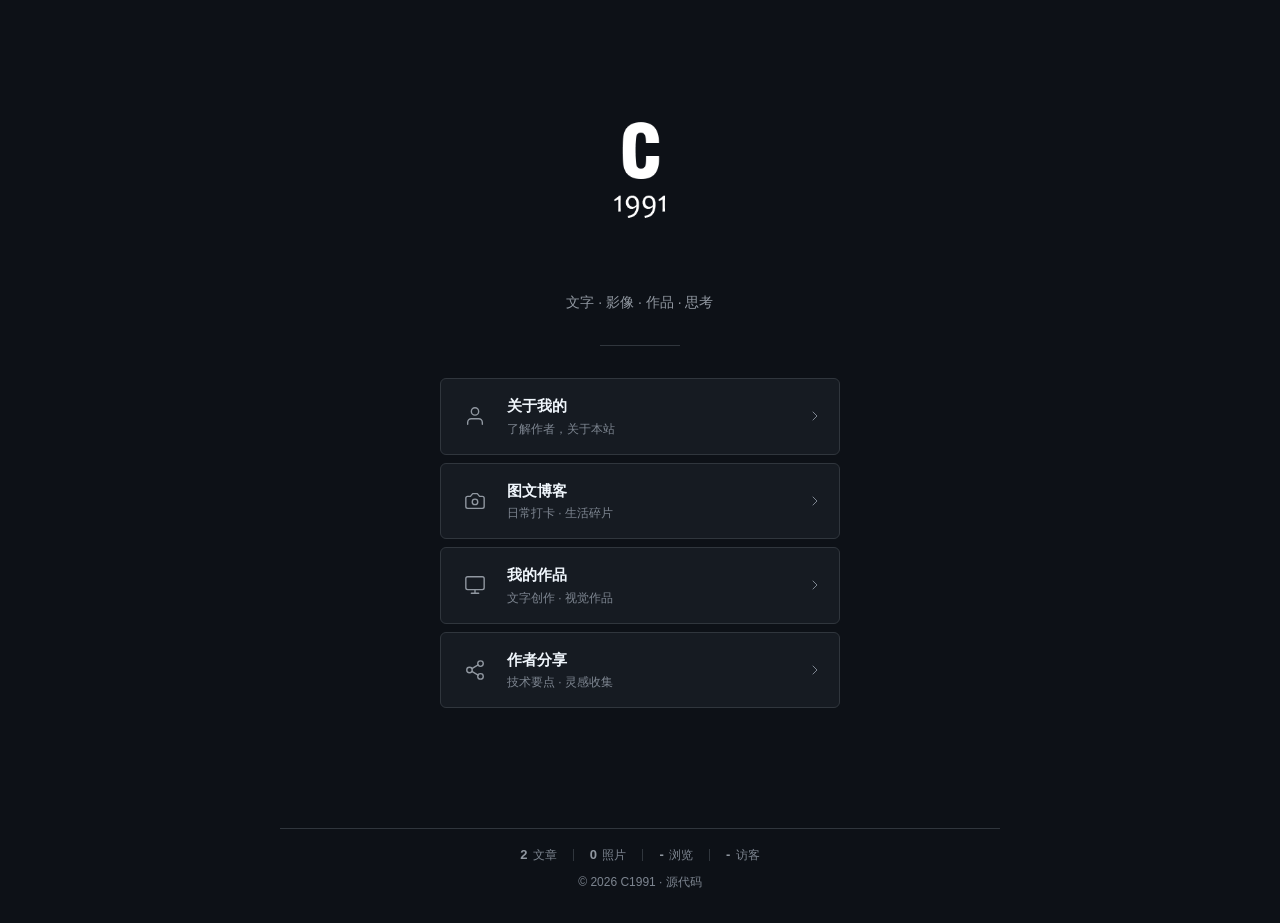
<file: index.html>
<!DOCTYPE html>
<html lang="zh-CN">
<head>
<meta charset="UTF-8">
<meta name="viewport" content="width=device-width, initial-scale=1.0">
<meta name="description" content="C1991 — 记录文字、影像、作品与思考的个人网站。">
<meta name="color-scheme" content="dark">
<title>C1991</title>
<link rel="icon" type="image/png" href="/images/icon.png">
<link rel="stylesheet" href="/css/style.css">
</head>
<body>

<main class="portal">

  <!-- Brand -->
  <img class="brand-logo" src="/images/white.png" alt="C1991" width="180" height="180">
  <p class="tagline">文字 · 影像 · 作品 · 思考</p>

  <hr class="divider">

  <!-- Navigation — 4 card-style entries -->
  <nav class="nav-cards">
    <a href="/about.html" class="nav-card">
      <span class="nav-card-icon">
        <svg width="22" height="22" viewBox="0 0 24 24" fill="none" stroke="currentColor" stroke-width="1.5" stroke-linecap="round" stroke-linejoin="round"><path d="M20 21v-2a4 4 0 0 0-4-4H8a4 4 0 0 0-4 4v2"/><circle cx="12" cy="7" r="4"/></svg>
      </span>
      <span class="nav-card-body">
        <span class="nav-card-label">关于我的</span>
        <span class="nav-card-sub">了解作者，关于本站</span>
      </span>
      <span class="nav-card-arrow">
        <svg width="16" height="16" viewBox="0 0 24 24" fill="none" stroke="currentColor" stroke-width="1.5" stroke-linecap="round" stroke-linejoin="round"><path d="m9 18 6-6-6-6"/></svg>
      </span>
    </a>

    <a href="/blog.html" class="nav-card">
      <span class="nav-card-icon">
        <svg width="22" height="22" viewBox="0 0 24 24" fill="none" stroke="currentColor" stroke-width="1.5" stroke-linecap="round" stroke-linejoin="round"><path d="M14.5 4h-5L7 7H4a2 2 0 0 0-2 2v9a2 2 0 0 0 2 2h16a2 2 0 0 0 2-2V9a2 2 0 0 0-2-2h-3l-2.5-3z"/><circle cx="12" cy="13" r="3"/></svg>
      </span>
      <span class="nav-card-body">
        <span class="nav-card-label">图文博客</span>
        <span class="nav-card-sub">日常打卡 · 生活碎片</span>
      </span>
      <span class="nav-card-arrow">
        <svg width="16" height="16" viewBox="0 0 24 24" fill="none" stroke="currentColor" stroke-width="1.5" stroke-linecap="round" stroke-linejoin="round"><path d="m9 18 6-6-6-6"/></svg>
      </span>
    </a>

    <a href="/works.html" class="nav-card">
      <span class="nav-card-icon">
        <svg width="22" height="22" viewBox="0 0 24 24" fill="none" stroke="currentColor" stroke-width="1.5" stroke-linecap="round" stroke-linejoin="round"><rect x="2" y="3" width="20" height="14" rx="2" ry="2"/><line x1="8" y1="21" x2="16" y2="21"/><line x1="12" y1="17" x2="12" y2="21"/></svg>
      </span>
      <span class="nav-card-body">
        <span class="nav-card-label">我的作品</span>
        <span class="nav-card-sub">文字创作 · 视觉作品</span>
      </span>
      <span class="nav-card-arrow">
        <svg width="16" height="16" viewBox="0 0 24 24" fill="none" stroke="currentColor" stroke-width="1.5" stroke-linecap="round" stroke-linejoin="round"><path d="m9 18 6-6-6-6"/></svg>
      </span>
    </a>

    <a href="/shares.html" class="nav-card">
      <span class="nav-card-icon">
        <svg width="22" height="22" viewBox="0 0 24 24" fill="none" stroke="currentColor" stroke-width="1.5" stroke-linecap="round" stroke-linejoin="round"><circle cx="18" cy="5" r="3"/><circle cx="6" cy="12" r="3"/><circle cx="18" cy="19" r="3"/><line x1="8.59" y1="13.51" x2="15.42" y2="17.49"/><line x1="15.41" y1="6.51" x2="8.59" y2="10.49"/></svg>
      </span>
      <span class="nav-card-body">
        <span class="nav-card-label">作者分享</span>
        <span class="nav-card-sub">技术要点 · 灵感收集</span>
      </span>
      <span class="nav-card-arrow">
        <svg width="16" height="16" viewBox="0 0 24 24" fill="none" stroke="currentColor" stroke-width="1.5" stroke-linecap="round" stroke-linejoin="round"><path d="m9 18 6-6-6-6"/></svg>
      </span>
    </a>
  </nav>

</main>

<!-- Unified footer with stats -->
<footer class="site-footer">
  <div class="footer-divider"></div>
  <div class="stats-bar">
    <span class="stats-item"><span class="val" id="stat-posts">-</span> 文章</span>
    <span class="stats-sep"></span>
    <span class="stats-item"><span class="val" id="stat-photos">-</span> 照片</span>
    <span class="stats-sep"></span>
    <span class="stats-item"><span class="val" id="busuanzi_value_site_pv">-</span> 浏览</span>
    <span class="stats-sep"></span>
    <span class="stats-item"><span class="val" id="busuanzi_value_site_uv">-</span> 访客</span>
  </div>
  <p class="copy">&copy; 2026 C1991 &middot; <a href="https://github.com/jackyang19911102/c1991">源代码</a></p>
</footer>

<!-- Decorative elements -->
<div class="deco deco-circle-tr"></div>
<div class="deco deco-circle-bl"></div>
<div class="deco deco-line-l"></div>
<div class="deco deco-line-r"></div>
<div class="deco deco-dot"></div>

<!-- Busuanzi Analytics -->
<script async src="https://busuanzi.ibruce.info/busuanzi/2.3/busuanzi.pure.mini.js"></script>

<!-- Stats -->
<script>
(async () => {
  try {
    const m = await fetch('/posts/manifest.json');
    if (m.ok) {
      const posts = await m.json();
      document.getElementById('stat-posts').textContent = posts.length;
    }
  } catch(e) {}

  try {
    const p = await fetch('/images/manifest.json');
    if (p.ok) {
      const photos = await p.json();
      document.getElementById('stat-photos').textContent = photos.length;
    }
  } catch(e) {}
})();
</script>

</body>
</html>
</file>
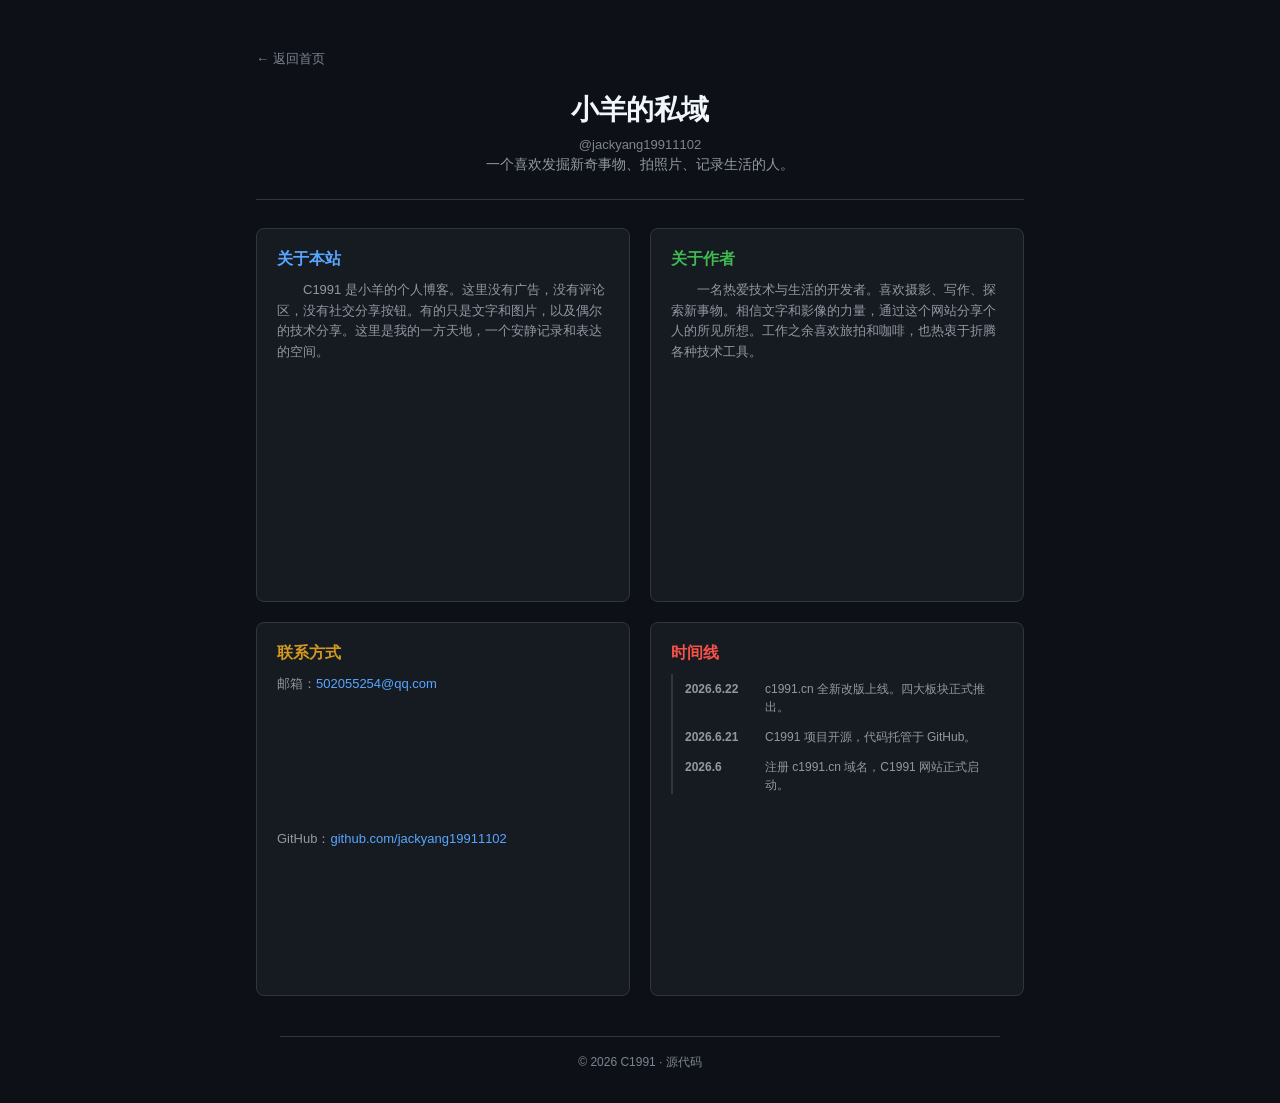
<file: about.html>
<!DOCTYPE html>
<html lang="zh-CN">
<head>
<meta charset="UTF-8">
<meta name="viewport" content="width=device-width, initial-scale=1.0">
<meta name="description" content="关于小羊 — C1991 站长 Jack Yang 的个人介绍">
<meta name="color-scheme" content="dark">
<title>关于我的 — C1991</title>
<link rel="icon" type="image/png" href="/images/icon.png">
<link rel="stylesheet" href="/css/style.css">
</head>
<body>

<main class="subpage">
  <div class="subpage-container">

    <a href="/" class="subpage-back">← 返回首页</a>

    <!-- Header -->
    <div class="about-header">
      <h1 class="subpage-heading">小羊的私域</h1>
      <p class="about-handle">@jackyang19911102</p>
      <p class="subpage-desc">一个喜欢发掘新奇事物、拍照片、记录生活的人。</p>
    </div>

    <hr class="subpage-divider">
		<div class="card-grid cols-2">

	      <article class="sq-card accent-blue">
	        <h3 class="sq-card-title">关于本站</h3>
	        <p class="sq-card-desc">C1991 是小羊的个人博客。这里没有广告，没有评论区，没有社交分享按钮。有的只是文字和图片，以及偶尔的技术分享。这里是我的一方天地，一个安静记录和表达的空间。</p>
	      </article>

	      <article class="sq-card accent-green">
	        <h3 class="sq-card-title">关于作者</h3>
	        <p class="sq-card-desc">一名热爱技术与生活的开发者。喜欢摄影、写作、探索新事物。相信文字和影像的力量，通过这个网站分享个人的所见所想。工作之余喜欢旅拍和咖啡，也热衷于折腾各种技术工具。</p>
	      </article>

	      <article class="sq-card accent-yellow">
	        <h3 class="sq-card-title">联系方式</h3>
	        <p class="sq-card-desc sq-card-desc--flat">邮箱：<a href="mailto:502055254@qq.com">502055254@qq.com</a></p>
	        <p class="sq-card-desc sq-card-desc--flat">GitHub：<a href="https://github.com/jackyang19911102">github.com/jackyang19911102</a></p>
	      </article>

	      <article class="sq-card accent-red">
	        <h3 class="sq-card-title">时间线</h3>
	        <ul class="timeline timeline-compact">
	          <li>
	            <span class="year">2026.6.22</span>
	            <span class="event">c1991.cn 全新改版上线。四大板块正式推出。</span>
	          </li>
	          <li>
	            <span class="year">2026.6.21</span>
	            <span class="event">C1991 项目开源，代码托管于 GitHub。</span>
	          </li>
	          <li>
	            <span class="year">2026.6</span>
	            <span class="event">注册 c1991.cn 域名，C1991 网站正式启动。</span>
	          </li>
	        </ul>
	      </article>

	    </div>
  </div>
</main>

<footer class="site-footer">
  <div class="footer-divider"></div>
  <p class="copy">&copy; 2026 C1991 &middot; <a href="https://github.com/jackyang19911102/c1991">源代码</a></p>
</footer>

</body>
</html>
</file>
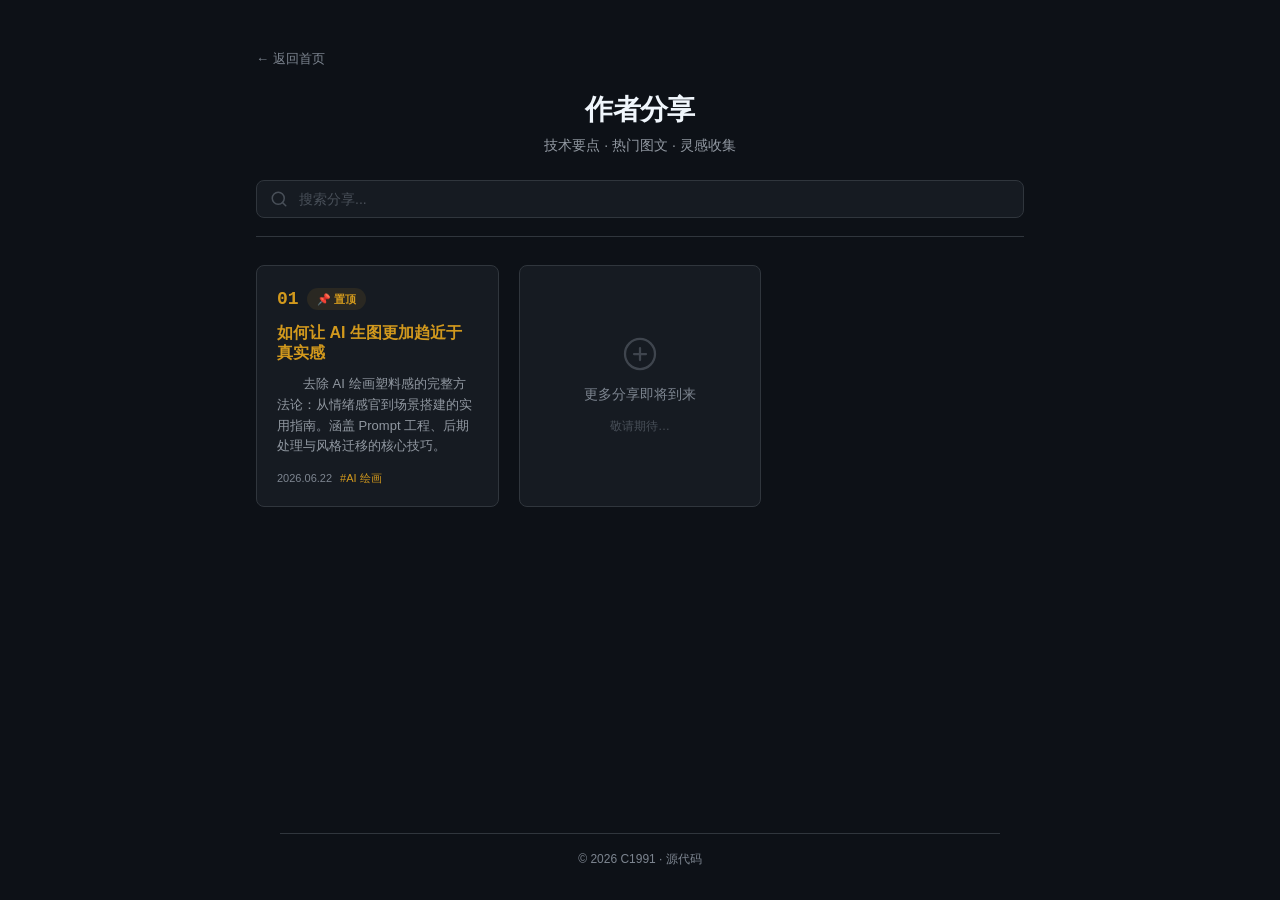
<file: shares.html>
<!DOCTYPE html>
<html lang="zh-CN">
<head>
<meta charset="UTF-8">
<meta name="viewport" content="width=device-width, initial-scale=1.0">
<meta name="description" content="C1991 — 作者分享 · 技术要点与热门图文">
<meta name="color-scheme" content="dark">
<title>作者分享 — C1991</title>
<link rel="icon" type="image/png" href="/images/icon.png">
<link rel="stylesheet" href="/css/style.css">
</head>
<body>

<main class="subpage">
  <div class="subpage-container">

    <a href="/" class="subpage-back">← 返回首页</a>

    <h1 class="subpage-heading">作者分享</h1>
    <p class="subpage-desc">技术要点 · 热门图文 · 灵感收集</p>

    <div class="search-wrap">
      <input id="sharesSearch" type="search" class="search-input" placeholder="搜索分享..." aria-label="搜索分享">
    </div>

    <hr class="subpage-divider">

    <!-- Share list — time-sorted with priority ranking -->
    <div class="card-grid" id="shareGrid">
      <!-- Populated by JS -->
    </div>

    <p class="empty-state" id="shareEmpty" style="display:none;">更多分享即将到来…</p>

  </div>
</main>

<footer class="site-footer">
  <div class="footer-divider"></div>
  <p class="copy">&copy; 2026 C1991 &middot; <a href="https://github.com/jackyang19911102/c1991">源代码</a></p>
</footer>

<script>
// ============================================================
// Author Shares — priority-sorted, time-ordered list
// ============================================================

// Share data (in production, loaded from /shares/manifest.json or similar)
const SHARES = [
  {
    title: '如何让 AI 生图更加趋近于真实感',
    desc: '去除 AI 绘画塑料感的完整方法论：从情绪感官到场景搭建的实用指南。涵盖 Prompt 工程、后期处理与风格迁移的核心技巧。',
    date: '2026.06.22',
    tag: 'AI 绘画',
    priority: 'pin',
    url: '/shares/ai-prompts.html'
  },
];

function renderShares(shares) {
  const list = document.getElementById('shareGrid');
  const empty = document.getElementById('shareEmpty');

  if (!shares.length) {
    list.innerHTML = '';
    empty.style.display = 'block';
    return;
  }

  empty.style.display = 'none';

  // Sort: priority items first, then by date descending
  const priorityOrder = { pin: 0, hot: 1, new: 2 };
  const sorted = [...shares].sort((a, b) => {
    const pa = a.priority ? (priorityOrder[a.priority] ?? 99) : 99;
    const pb = b.priority ? (priorityOrder[b.priority] ?? 99) : 99;
    if (pa !== pb) return pa - pb;
    return b.date.localeCompare(a.date);
  });

  list.innerHTML = sorted.map((s, i) => {
    const accentMap = { pin: 'accent-yellow', hot: 'accent-red', new: 'accent-blue' };
    const badgeMap = { pin: '📌 置顶', hot: '🔥 热门', new: '🆕 新发布' };
    const accent = s.priority ? accentMap[s.priority] : '';
    const badgeHTML = s.priority
      ? '<span class="sq-card-badge ' + s.priority + '">' + badgeMap[s.priority] + '</span>'
      : '';
    const rankColor = s.priority === 'pin' ? 'color:var(--color-warning)' :
                       s.priority === 'hot' ? 'color:var(--color-danger)' :
                       s.priority === 'new' ? 'color:var(--color-accent)' :
                       'color:var(--color-text-tertiary)';

    return '<a href="' + s.url + '" class="sq-card ' + accent + '">' +
      '<div class="sq-card-top">' +
        '<span class="sq-card-rank" style="' + rankColor + '">' + String(i + 1).padStart(2, '0') + '</span>' +
        badgeHTML +
      '</div>' +
      '<h3 class="sq-card-title">' + s.title + '</h3>' +
      '<p class="sq-card-desc">' + s.desc + '</p>' +
      '<div class="sq-card-meta">' +
        '<span>' + s.date + '</span>' +
        '<span class="sq-card-tag">#' + s.tag + '</span>' +
      '</div>' +
    '</a>';
  }).join('');

  if (sorted.length < 6) {
    list.innerHTML += '<div class="sq-card ghost">' +
      '<svg class="ghost-icon" width="36" height="36" viewBox="0 0 24 24" fill="none" stroke="currentColor" stroke-width="1.5" stroke-linecap="round" stroke-linejoin="round"><circle cx="12" cy="12" r="10"/><line x1="12" y1="8" x2="12" y2="16"/><line x1="8" y1="12" x2="16" y2="12"/></svg>' +
      '<span class="ghost-text">更多分享即将到来</span>' +
      '<span class="ghost-sub">敬请期待…</span>' +
    '</div>';
  }
}

// Initial render
renderShares(SHARES);

// Search filter
document.addEventListener('DOMContentLoaded', () => {
  const input = document.getElementById('sharesSearch');
  if (!input) return;
  input.addEventListener('input', () => {
    const q = input.value.trim().toLowerCase();
    const cards = document.querySelectorAll('#shareGrid .sq-card:not(.ghost)');
    const ghost = document.querySelector('#shareGrid .sq-card.ghost');
    let hasVisible = false;
    cards.forEach(card => {
      const text = card.textContent.toLowerCase();
      const match = q === '' || text.indexOf(q) !== -1;
      card.style.display = match ? '' : 'none';
      if (match) hasVisible = true;
    });
    if (ghost) ghost.style.display = q ? 'none' : '';
  });
});

// Future: load additional shares from /shares/manifest.json when available

</script>

</body>
</html>
</file>
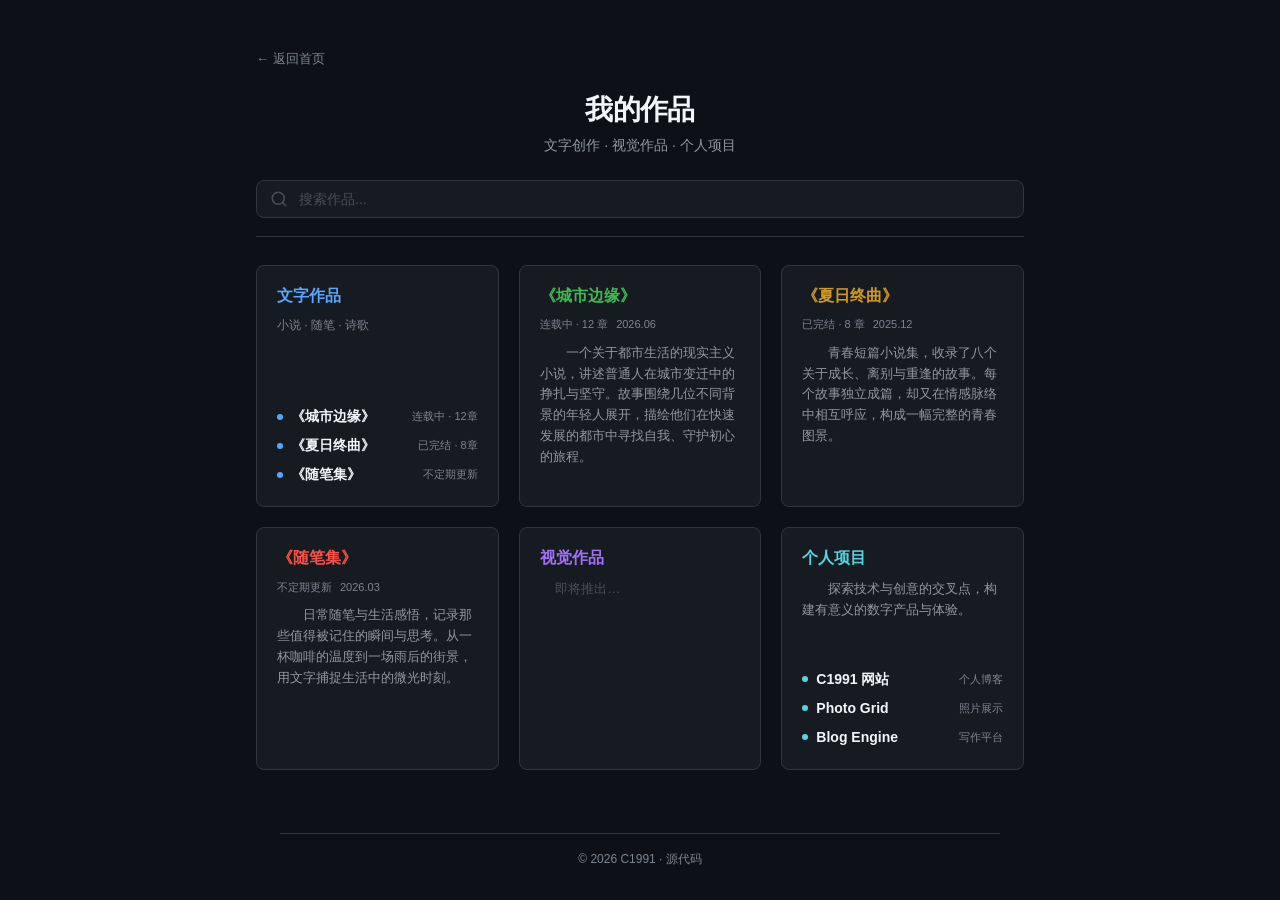
<file: works.html>
<!DOCTYPE html>
<html lang="zh-CN">
<head>
<meta charset="UTF-8">
<meta name="viewport" content="width=device-width, initial-scale=1.0">
<meta name="description" content="C1991 — 我的作品 · 文字创作与视觉作品">
<meta name="color-scheme" content="dark">
<title>我的作品 — C1991</title>
<link rel="icon" type="image/png" href="/images/icon.png">
<link rel="stylesheet" href="/css/style.css">
</head>
<body>

<main class="subpage">
  <div class="subpage-container">

    <a href="/" class="subpage-back">← 返回首页</a>

    <h1 class="subpage-heading">我的作品</h1>
    <p class="subpage-desc">文字创作 · 视觉作品 · 个人项目</p>

		<div class="search-wrap">
			<input id="worksSearch" type="search" class="search-input" placeholder="搜索作品..." aria-label="搜索作品">
		</div>

		<hr class="subpage-divider">
		<script>
			document.addEventListener('DOMContentLoaded', () => {
				const input = document.getElementById('worksSearch');
				if (!input) return;
				const cards = Array.from(document.querySelectorAll('.card-grid article'));
				const filter = () => {
					const q = input.value.trim().toLowerCase();
					cards.forEach(card => {
						const text = card.textContent.toLowerCase();
						const match = q === '' || text.indexOf(q) !== -1;
						card.style.display = match ? '' : 'none';
					});
				};
				input.addEventListener('input', filter);
				// allow Enter to focus first visible card (optional UX)
				input.addEventListener('keydown', (e) => {
					if (e.key === 'Enter') {
						const first = cards.find(c => c.style.display !== 'none');
						if (first) first.scrollIntoView({behavior:'smooth',block:'center'});
					}
				});
			});
		</script>
	    <div class="card-grid">

	      <article class="sq-card accent-blue">
	        <h3 class="sq-card-title">文字作品</h3>
	        <p class="sq-card-desc sq-card-desc--meta">小说 · 随笔 · 诗歌</p>
	        <div class="novel-list-mini">
	          <div class="novel-row"><span class="novel-dot" style="background:var(--color-accent)"></span><span class="novel-name">《城市边缘》</span><span class="novel-status">连载中 · 12章</span></div>
	          <div class="novel-row"><span class="novel-dot" style="background:var(--color-accent)"></span><span class="novel-name">《夏日终曲》</span><span class="novel-status">已完结 · 8章</span></div>
	          <div class="novel-row"><span class="novel-dot" style="background:var(--color-accent)"></span><span class="novel-name">《随笔集》</span><span class="novel-status">不定期更新</span></div>
	        </div>
	      </article>

	      <article class="sq-card accent-green">
	        <h3 class="sq-card-title">《城市边缘》</h3>
	        <div class="sq-card-meta"><span>连载中 · 12 章</span><span>2026.06</span></div>
	        <p class="sq-card-desc">一个关于都市生活的现实主义小说，讲述普通人在城市变迁中的挣扎与坚守。故事围绕几位不同背景的年轻人展开，描绘他们在快速发展的都市中寻找自我、守护初心的旅程。</p>
	      </article>

	      <article class="sq-card accent-yellow">
	        <h3 class="sq-card-title">《夏日终曲》</h3>
	        <div class="sq-card-meta"><span>已完结 · 8 章</span><span>2025.12</span></div>
	        <p class="sq-card-desc">青春短篇小说集，收录了八个关于成长、离别与重逢的故事。每个故事独立成篇，却又在情感脉络中相互呼应，构成一幅完整的青春图景。</p>
	      </article>

	      <article class="sq-card accent-red">
	        <h3 class="sq-card-title">《随笔集》</h3>
	        <div class="sq-card-meta"><span>不定期更新</span><span>2026.03</span></div>
	        <p class="sq-card-desc">日常随笔与生活感悟，记录那些值得被记住的瞬间与思考。从一杯咖啡的温度到一场雨后的街景，用文字捕捉生活中的微光时刻。</p>
	      </article>

	      <article class="sq-card accent-purple">
	        <h3 class="sq-card-title">视觉作品</h3>
	        <div class="visual-grid-mini" id="visualGrid">
	          <div class="visual-thumb">📷</div>
	          <div class="visual-thumb">🎨</div>
	          <div class="visual-thumb">🏗</div>
	          <div class="visual-thumb">✨</div>
	        </div>
	      </article>

	      <article class="sq-card accent-teal">
	        <h3 class="sq-card-title">个人项目</h3>
	        <p class="sq-card-desc">探索技术与创意的交叉点，构建有意义的数字产品与体验。</p>
	        <div class="project-list-mini">
	          <div class="novel-row"><span class="novel-dot" style="background:#56d4dd"></span><span class="novel-name">C1991 网站</span><span class="novel-status">个人博客</span></div>
	          <div class="novel-row"><span class="novel-dot" style="background:#56d4dd"></span><span class="novel-name">Photo Grid</span><span class="novel-status">照片展示</span></div>
	          <div class="novel-row"><span class="novel-dot" style="background:#56d4dd"></span><span class="novel-name">Blog Engine</span><span class="novel-status">写作平台</span></div>
	        </div>
	      </article>

	    </div>
  </div>
</main>

<footer class="site-footer">
  <div class="footer-divider"></div>
  <p class="copy">&copy; 2026 C1991 &middot; <a href="https://github.com/jackyang19911102/c1991">源代码</a></p>
</footer>

<script>
// Load visual works from images manifest
(async () => {
  const grid = document.getElementById('visualGrid');
  try {
    const res = await fetch('/images/manifest.json');
    if (!res.ok) throw new Error('no manifest');
    const images = await res.json();
    const items = images.slice(0, 4).map(img => `
      <img class="works-image-item"
           src="${img.src || img.url || img}"
           alt="${img.title || img.name || '作品'}"
           loading="lazy"
           onclick="window.open('${img.src || img.url || img}', '_blank')">
    `).join('');
    grid.innerHTML = items || '<p class="placeholder-text" style="text-align:center;">即将推出…</p>';
  } catch(e) {
    // Fallback static placeholders
    grid.innerHTML = `
      <div class="placeholder-icon" style="font-size:24px;aspect-ratio:4/3;border-radius:6px;">📷</div>
      <div class="placeholder-icon" style="font-size:24px;aspect-ratio:4/3;border-radius:6px;">🎨</div>
      <div class="placeholder-icon" style="font-size:24px;aspect-ratio:4/3;border-radius:6px;">🏗</div>
      <div class="placeholder-icon" style="font-size:24px;aspect-ratio:4/3;border-radius:6px;">✨</div>
    `;
  }
})();
</script>

</body>
</html>
</file>
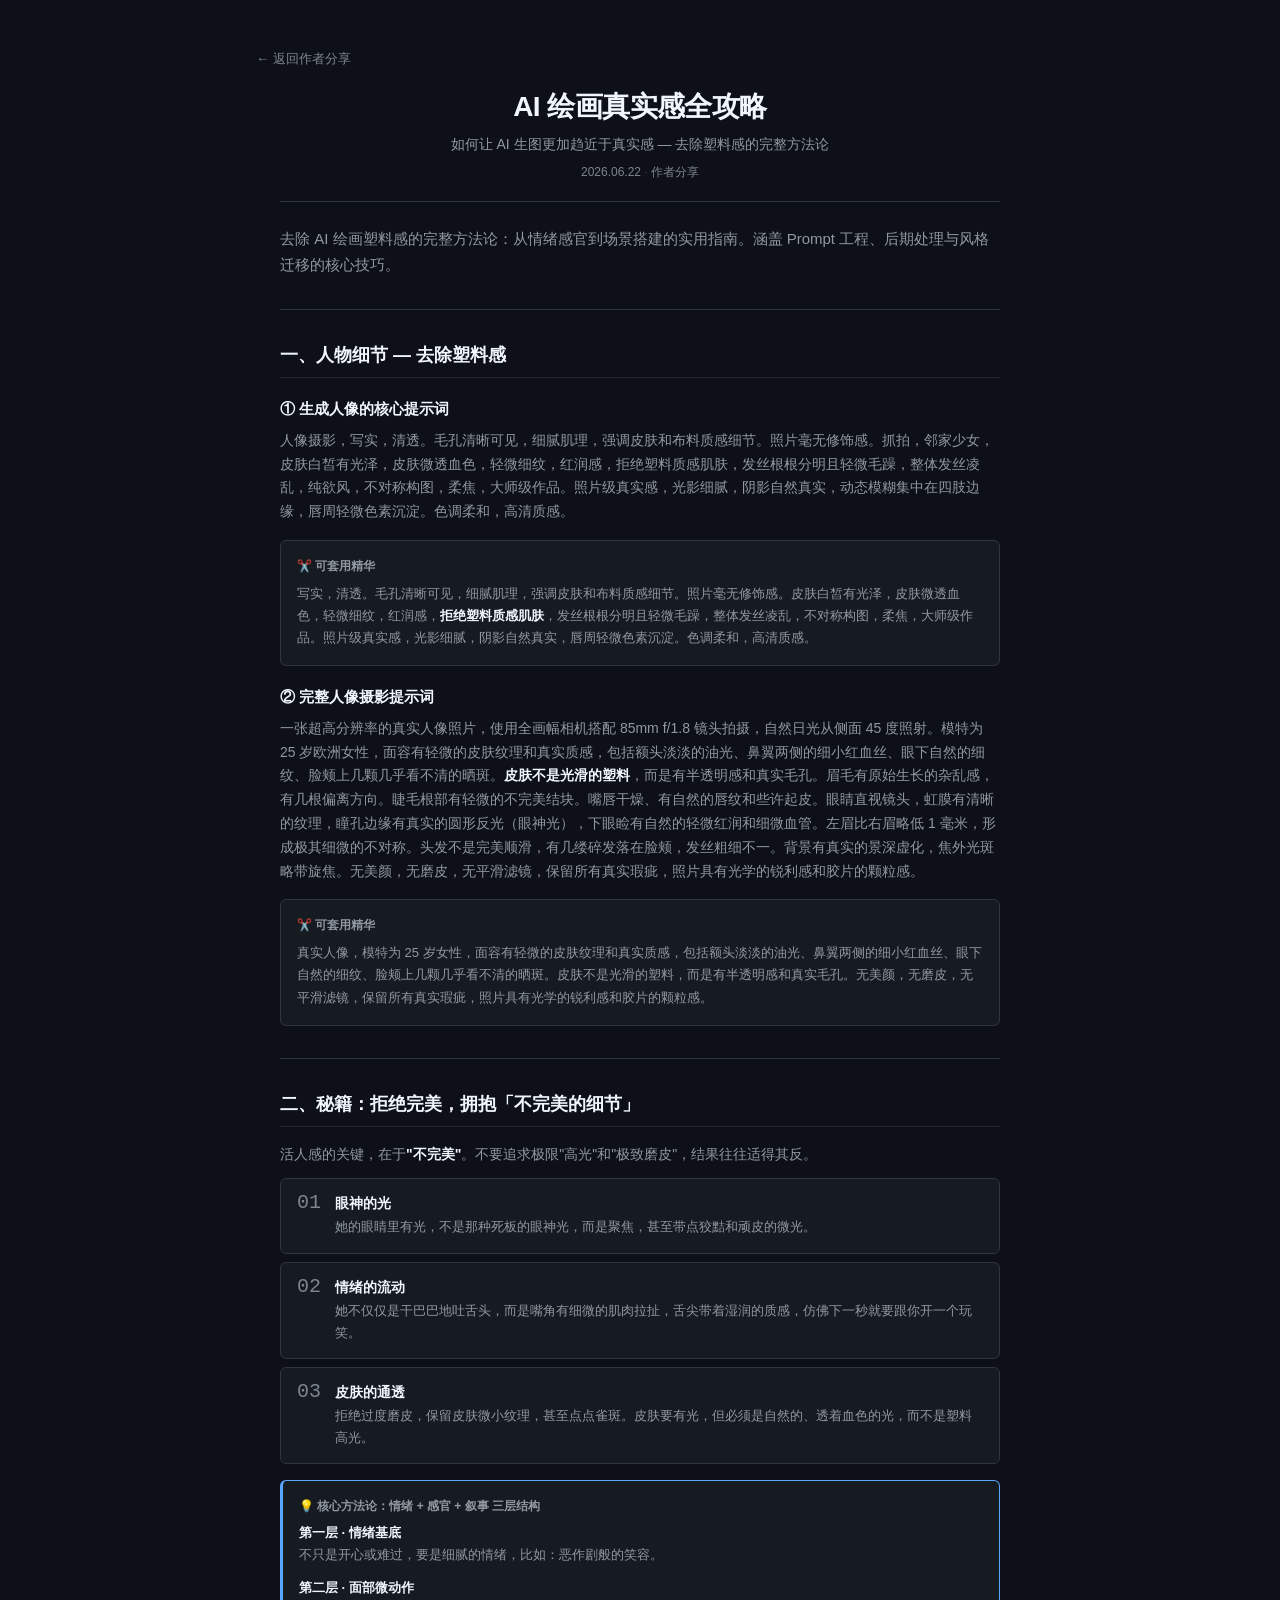
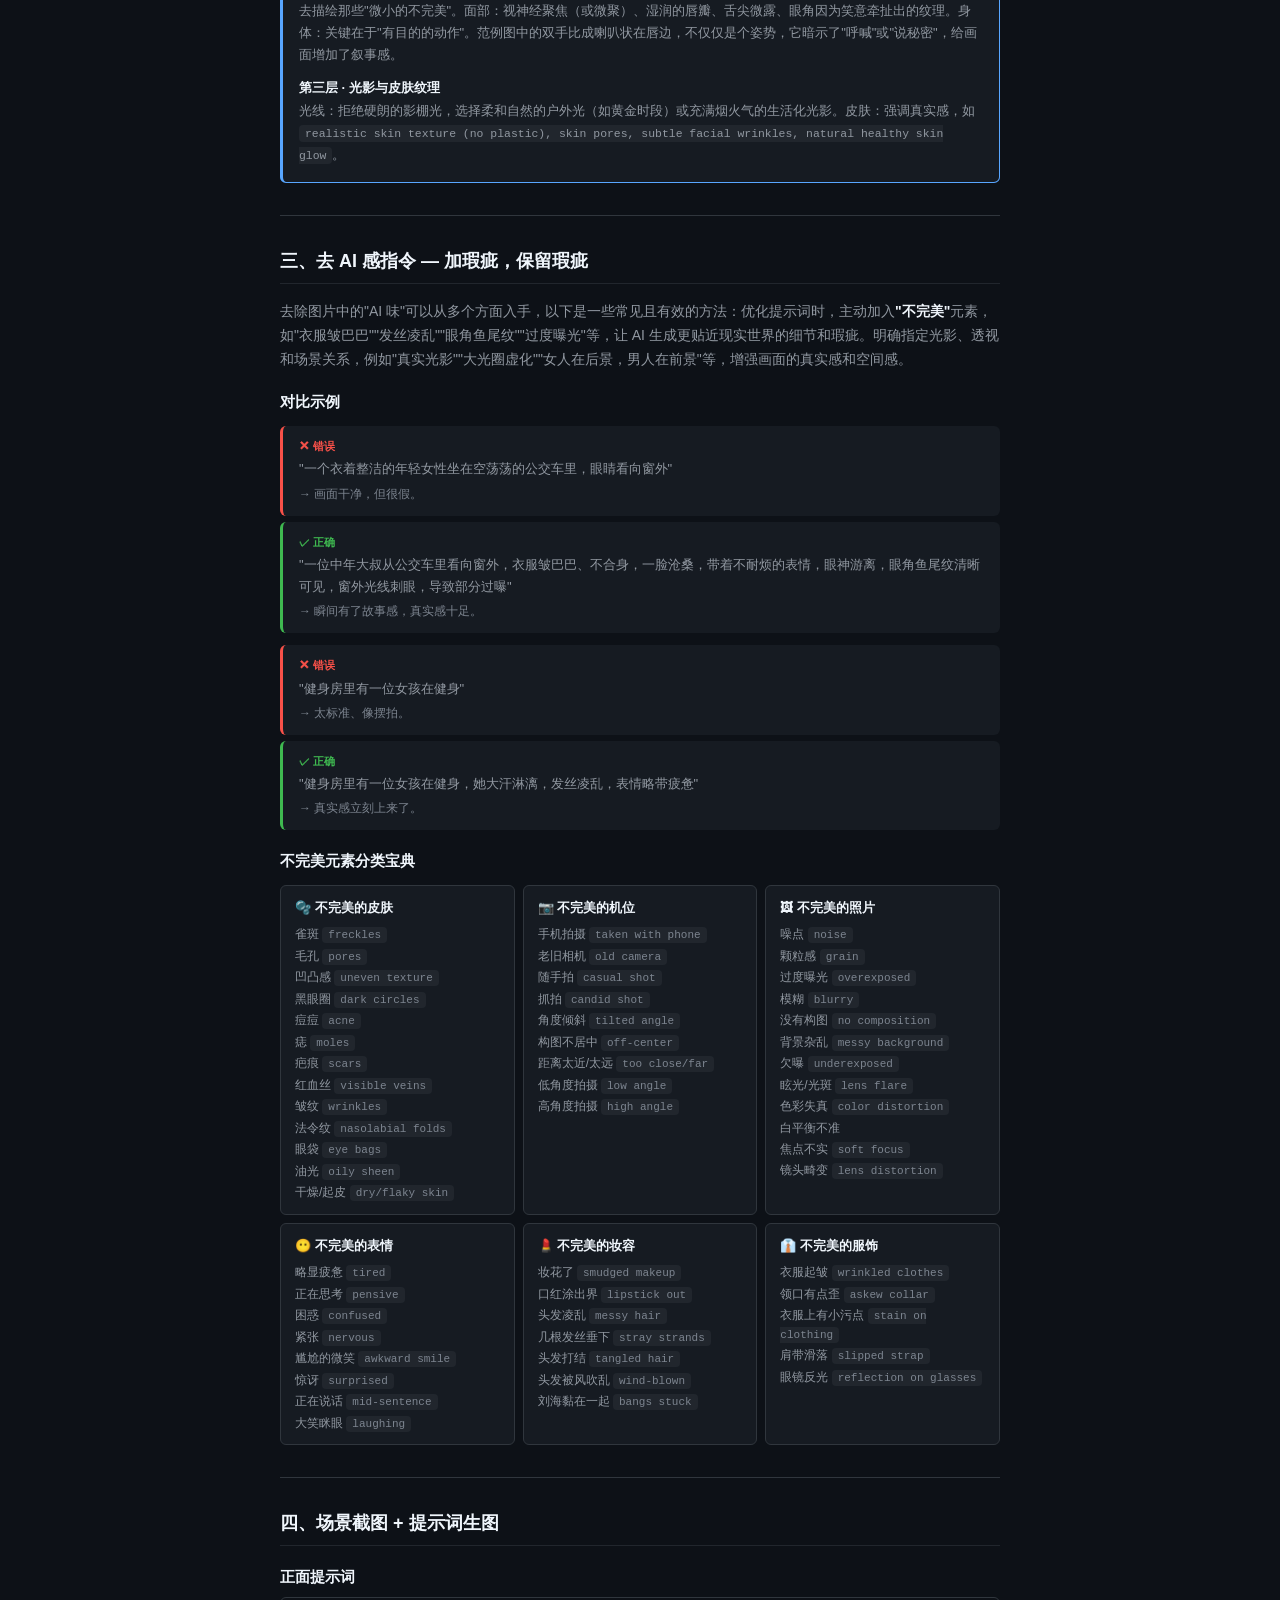
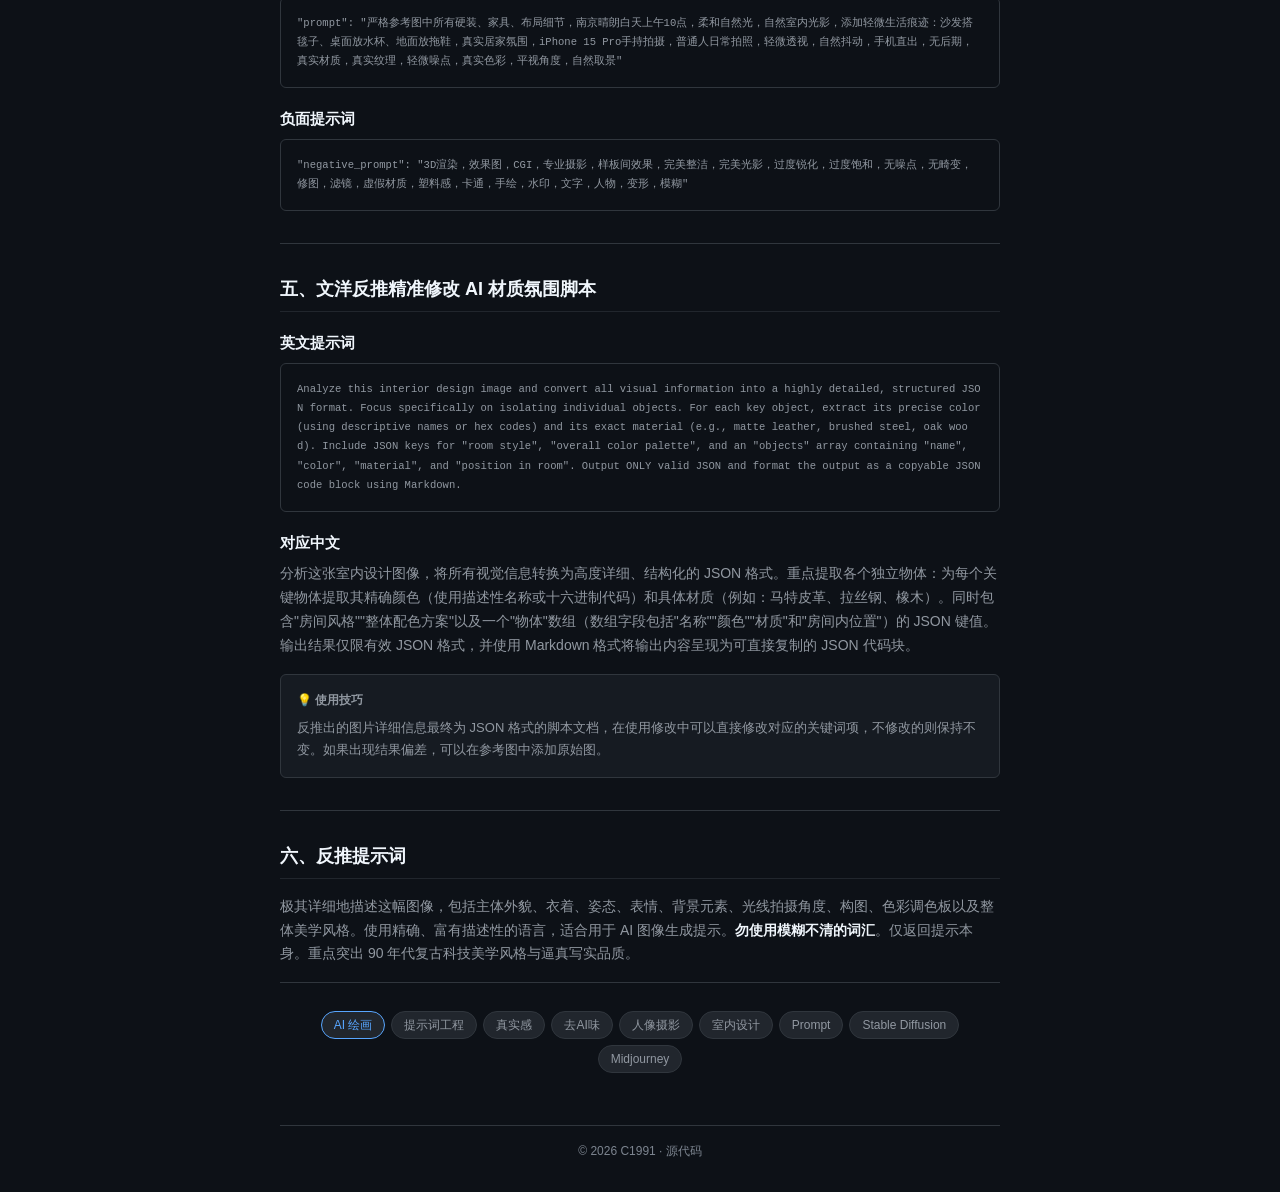
<file: shares/ai-prompts.html>
<!DOCTYPE html>
<html lang="zh-CN">
<head>
<meta charset="UTF-8">
<meta name="viewport" content="width=device-width, initial-scale=1.0">
<meta name="description" content="AI 绘画真实感全攻略 — 如何让 AI 生图更加趋近于真实感">
<meta name="color-scheme" content="dark">
<title>AI 绘画真实感全攻略 — C1991</title>
<link rel="icon" type="image/png" href="/images/icon.png">
<link rel="stylesheet" href="/css/style.css">
</head>
<body>

<main class="subpage">
  <div class="subpage-container">

    <a href="/shares.html" class="subpage-back">← 返回作者分享</a>

    <article class="article-content">

      <!-- Header -->
      <header class="article-header">
        <h1>AI 绘画真实感全攻略</h1>
        <p class="article-subtitle">如何让 AI 生图更加趋近于真实感 — 去除塑料感的完整方法论</p>
        <div class="article-meta">
          <time>2026.06.22</time>
          <span class="article-meta-sep">·</span>
          <span>作者分享</span>
        </div>
      </header>

      <!-- Intro -->
      <p class="article-lead">
        去除 AI 绘画塑料感的完整方法论：从情绪感官到场景搭建的实用指南。涵盖 Prompt 工程、后期处理与风格迁移的核心技巧。
      </p>

      <hr class="section-divider">

      <!-- Section 1 -->
      <section>
        <h2>一、人物细节 — 去除塑料感</h2>

        <h3>① 生成人像的核心提示词</h3>
        <p>人像摄影，写实，清透。毛孔清晰可见，细腻肌理，强调皮肤和布料质感细节。照片毫无修饰感。抓拍，邻家少女，皮肤白皙有光泽，皮肤微透血色，轻微细纹，红润感，拒绝塑料质感肌肤，发丝根根分明且轻微毛躁，整体发丝凌乱，纯欲风，不对称构图，柔焦，大师级作品。照片级真实感，光影细腻，阴影自然真实，动态模糊集中在四肢边缘，唇周轻微色素沉淀。色调柔和，高清质感。</p>

        <div class="callout">
          <div class="callout-label">✂️ 可套用精华</div>
          <p>写实，清透。毛孔清晰可见，细腻肌理，强调皮肤和布料质感细节。照片毫无修饰感。皮肤白皙有光泽，皮肤微透血色，轻微细纹，红润感，<strong>拒绝塑料质感肌肤</strong>，发丝根根分明且轻微毛躁，整体发丝凌乱，不对称构图，柔焦，大师级作品。照片级真实感，光影细腻，阴影自然真实，唇周轻微色素沉淀。色调柔和，高清质感。</p>
        </div>

        <h3>② 完整人像摄影提示词</h3>
        <p>一张超高分辨率的真实人像照片，使用全画幅相机搭配 85mm f/1.8 镜头拍摄，自然日光从侧面 45 度照射。模特为 25 岁欧洲女性，面容有轻微的皮肤纹理和真实质感，包括额头淡淡的油光、鼻翼两侧的细小红血丝、眼下自然的细纹、脸颊上几颗几乎看不清的晒斑。<strong>皮肤不是光滑的塑料</strong>，而是有半透明感和真实毛孔。眉毛有原始生长的杂乱感，有几根偏离方向。睫毛根部有轻微的不完美结块。嘴唇干燥、有自然的唇纹和些许起皮。眼睛直视镜头，虹膜有清晰的纹理，瞳孔边缘有真实的圆形反光（眼神光），下眼睑有自然的轻微红润和细微血管。左眉比右眉略低 1 毫米，形成极其细微的不对称。头发不是完美顺滑，有几缕碎发落在脸颊，发丝粗细不一。背景有真实的景深虚化，焦外光斑略带旋焦。无美颜，无磨皮，无平滑滤镜，保留所有真实瑕疵，照片具有光学的锐利感和胶片的颗粒感。</p>

        <div class="callout">
          <div class="callout-label">✂️ 可套用精华</div>
          <p>真实人像，模特为 25 岁女性，面容有轻微的皮肤纹理和真实质感，包括额头淡淡的油光、鼻翼两侧的细小红血丝、眼下自然的细纹、脸颊上几颗几乎看不清的晒斑。皮肤不是光滑的塑料，而是有半透明感和真实毛孔。无美颜，无磨皮，无平滑滤镜，保留所有真实瑕疵，照片具有光学的锐利感和胶片的颗粒感。</p>
        </div>
      </section>

      <hr class="section-divider">

      <!-- Section 2 -->
      <section>
        <h2>二、秘籍：拒绝完美，拥抱「不完美的细节」</h2>
        <p>活人感的关键，在于<strong>"不完美"</strong>。不要追求极限"高光"和"极致磨皮"，结果往往适得其反。</p>

        <div class="tips-list">
          <div class="tip-item">
            <span class="tip-num">01</span>
            <div class="tip-body">
              <strong>眼神的光</strong>
              <p>她的眼睛里有光，不是那种死板的眼神光，而是聚焦，甚至带点狡黠和顽皮的微光。</p>
            </div>
          </div>
          <div class="tip-item">
            <span class="tip-num">02</span>
            <div class="tip-body">
              <strong>情绪的流动</strong>
              <p>她不仅仅是干巴巴地吐舌头，而是嘴角有细微的肌肉拉扯，舌尖带着湿润的质感，仿佛下一秒就要跟你开一个玩笑。</p>
            </div>
          </div>
          <div class="tip-item">
            <span class="tip-num">03</span>
            <div class="tip-body">
              <strong>皮肤的通透</strong>
              <p>拒绝过度磨皮，保留皮肤微小纹理，甚至点点雀斑。皮肤要有光，但必须是自然的、透着血色的光，而不是塑料高光。</p>
            </div>
          </div>
        </div>

        <div class="callout callout-accent">
          <div class="callout-label">💡 核心方法论：情绪 + 感官 + 叙事 三层结构</div>
          <dl class="layer-list">
            <div>
              <dt>第一层 · 情绪基底</dt>
              <dd>不只是开心或难过，要是细腻的情绪，比如：恶作剧般的笑容。</dd>
            </div>
            <div>
              <dt>第二层 · 面部微动作</dt>
              <dd>去描绘那些"微小的不完美"。面部：视神经聚焦（或微聚）、湿润的唇瓣、舌尖微露、眼角因为笑意牵扯出的纹理。身体：关键在于"有目的的动作"。范例图中的双手比成喇叭状在唇边，不仅仅是个姿势，它暗示了"呼喊"或"说秘密"，给画面增加了叙事感。</dd>
            </div>
            <div>
              <dt>第三层 · 光影与皮肤纹理</dt>
              <dd>光线：拒绝硬朗的影棚光，选择柔和自然的户外光（如黄金时段）或充满烟火气的生活化光影。皮肤：强调真实感，如 <code>realistic skin texture (no plastic), skin pores, subtle facial wrinkles, natural healthy skin glow</code>。</dd>
            </div>
          </dl>
        </div>
      </section>

      <hr class="section-divider">

      <!-- Section 3 -->
      <section>
        <h2>三、去 AI 感指令 — 加瑕疵，保留瑕疵</h2>
        <p>去除图片中的"AI 味"可以从多个方面入手，以下是一些常见且有效的方法：优化提示词时，主动加入<strong>"不完美"</strong>元素，如"衣服皱巴巴""发丝凌乱""眼角鱼尾纹""过度曝光"等，让 AI 生成更贴近现实世界的细节和瑕疵。明确指定光影、透视和场景关系，例如"真实光影""大光圈虚化""女人在后景，男人在前景"等，增强画面的真实感和空间感。</p>

        <h3>对比示例</h3>
        <div class="compare-box">
          <div class="compare-item bad">
            <span class="compare-badge">✕ 错误</span>
            <p>"一个衣着整洁的年轻女性坐在空荡荡的公交车里，眼睛看向窗外"</p>
            <span class="compare-result">→ 画面干净，但很假。</span>
          </div>
          <div class="compare-item good">
            <span class="compare-badge">✓ 正确</span>
            <p>"一位中年大叔从公交车里看向窗外，衣服皱巴巴、不合身，一脸沧桑，带着不耐烦的表情，眼神游离，眼角鱼尾纹清晰可见，窗外光线刺眼，导致部分过曝"</p>
            <span class="compare-result">→ 瞬间有了故事感，真实感十足。</span>
          </div>
        </div>

        <div class="compare-box">
          <div class="compare-item bad">
            <span class="compare-badge">✕ 错误</span>
            <p>"健身房里有一位女孩在健身"</p>
            <span class="compare-result">→ 太标准、像摆拍。</span>
          </div>
          <div class="compare-item good">
            <span class="compare-badge">✓ 正确</span>
            <p>"健身房里有一位女孩在健身，她大汗淋漓，发丝凌乱，表情略带疲惫"</p>
            <span class="compare-result">→ 真实感立刻上来了。</span>
          </div>
        </div>

        <h3>不完美元素分类宝典</h3>
        <div class="ref-grid">
          <div class="ref-card">
            <h4>🫧 不完美的皮肤</h4>
            <ul>
              <li>雀斑 <code>freckles</code></li>
              <li>毛孔 <code>pores</code></li>
              <li>凹凸感 <code>uneven texture</code></li>
              <li>黑眼圈 <code>dark circles</code></li>
              <li>痘痘 <code>acne</code></li>
              <li>痣 <code>moles</code></li>
              <li>疤痕 <code>scars</code></li>
              <li>红血丝 <code>visible veins</code></li>
              <li>皱纹 <code>wrinkles</code></li>
              <li>法令纹 <code>nasolabial folds</code></li>
              <li>眼袋 <code>eye bags</code></li>
              <li>油光 <code>oily sheen</code></li>
              <li>干燥/起皮 <code>dry/flaky skin</code></li>
            </ul>
          </div>
          <div class="ref-card">
            <h4>📷 不完美的机位</h4>
            <ul>
              <li>手机拍摄 <code>taken with phone</code></li>
              <li>老旧相机 <code>old camera</code></li>
              <li>随手拍 <code>casual shot</code></li>
              <li>抓拍 <code>candid shot</code></li>
              <li>角度倾斜 <code>tilted angle</code></li>
              <li>构图不居中 <code>off-center</code></li>
              <li>距离太近/太远 <code>too close/far</code></li>
              <li>低角度拍摄 <code>low angle</code></li>
              <li>高角度拍摄 <code>high angle</code></li>
            </ul>
          </div>
          <div class="ref-card">
            <h4>🖼 不完美的照片</h4>
            <ul>
              <li>噪点 <code>noise</code></li>
              <li>颗粒感 <code>grain</code></li>
              <li>过度曝光 <code>overexposed</code></li>
              <li>模糊 <code>blurry</code></li>
              <li>没有构图 <code>no composition</code></li>
              <li>背景杂乱 <code>messy background</code></li>
              <li>欠曝 <code>underexposed</code></li>
              <li>眩光/光斑 <code>lens flare</code></li>
              <li>色彩失真 <code>color distortion</code></li>
              <li>白平衡不准</li>
              <li>焦点不实 <code>soft focus</code></li>
              <li>镜头畸变 <code>lens distortion</code></li>
            </ul>
          </div>
          <div class="ref-card">
            <h4>😶 不完美的表情</h4>
            <ul>
              <li>略显疲惫 <code>tired</code></li>
              <li>正在思考 <code>pensive</code></li>
              <li>困惑 <code>confused</code></li>
              <li>紧张 <code>nervous</code></li>
              <li>尴尬的微笑 <code>awkward smile</code></li>
              <li>惊讶 <code>surprised</code></li>
              <li>正在说话 <code>mid-sentence</code></li>
              <li>大笑眯眼 <code>laughing</code></li>
            </ul>
          </div>
          <div class="ref-card">
            <h4>💄 不完美的妆容</h4>
            <ul>
              <li>妆花了 <code>smudged makeup</code></li>
              <li>口红涂出界 <code>lipstick out</code></li>
              <li>头发凌乱 <code>messy hair</code></li>
              <li>几根发丝垂下 <code>stray strands</code></li>
              <li>头发打结 <code>tangled hair</code></li>
              <li>头发被风吹乱 <code>wind-blown</code></li>
              <li>刘海黏在一起 <code>bangs stuck</code></li>
            </ul>
          </div>
          <div class="ref-card">
            <h4>👔 不完美的服饰</h4>
            <ul>
              <li>衣服起皱 <code>wrinkled clothes</code></li>
              <li>领口有点歪 <code>askew collar</code></li>
              <li>衣服上有小污点 <code>stain on clothing</code></li>
              <li>肩带滑落 <code>slipped strap</code></li>
              <li>眼镜反光 <code>reflection on glasses</code></li>
            </ul>
          </div>
        </div>
      </section>

      <hr class="section-divider">

      <!-- Section 4 -->
      <section>
        <h2>四、场景截图 + 提示词生图</h2>

        <h3>正面提示词</h3>
        <pre class="code-block"><code>"prompt": "严格参考图中所有硬装、家具、布局细节，南京晴朗白天上午10点，柔和自然光，自然室内光影，添加轻微生活痕迹：沙发搭毯子、桌面放水杯、地面放拖鞋，真实居家氛围，iPhone 15 Pro手持拍摄，普通人日常拍照，轻微透视，自然抖动，手机直出，无后期，真实材质，真实纹理，轻微噪点，真实色彩，平视角度，自然取景"</code></pre>

        <h3>负面提示词</h3>
        <pre class="code-block"><code>"negative_prompt": "3D渲染，效果图，CGI，专业摄影，样板间效果，完美整洁，完美光影，过度锐化，过度饱和，无噪点，无畸变，修图，滤镜，虚假材质，塑料感，卡通，手绘，水印，文字，人物，变形，模糊"</code></pre>
      </section>

      <hr class="section-divider">

      <!-- Section 5 -->
      <section>
        <h2>五、文洋反推精准修改 AI 材质氛围脚本</h2>

        <h3>英文提示词</h3>
        <pre class="code-block"><code>Analyze this interior design image and convert all visual information into a highly detailed, structured JSON format. Focus specifically on isolating individual objects. For each key object, extract its precise color (using descriptive names or hex codes) and its exact material (e.g., matte leather, brushed steel, oak wood). Include JSON keys for "room style", "overall color palette", and an "objects" array containing "name", "color", "material", and "position in room". Output ONLY valid JSON and format the output as a copyable JSON code block using Markdown.</code></pre>

        <h3>对应中文</h3>
        <p>分析这张室内设计图像，将所有视觉信息转换为高度详细、结构化的 JSON 格式。重点提取各个独立物体：为每个关键物体提取其精确颜色（使用描述性名称或十六进制代码）和具体材质（例如：马特皮革、拉丝钢、橡木）。同时包含"房间风格""整体配色方案"以及一个"物体"数组（数组字段包括"名称""颜色""材质"和"房间内位置"）的 JSON 键值。输出结果仅限有效 JSON 格式，并使用 Markdown 格式将输出内容呈现为可直接复制的 JSON 代码块。</p>

        <div class="callout">
          <div class="callout-label">💡 使用技巧</div>
          <p>反推出的图片详细信息最终为 JSON 格式的脚本文档，在使用修改中可以直接修改对应的关键词项，不修改的则保持不变。如果出现结果偏差，可以在参考图中添加原始图。</p>
        </div>
      </section>

      <hr class="section-divider">

      <!-- Section 6 -->
      <section>
        <h2>六、反推提示词</h2>
        <p>极其详细地描述这幅图像，包括主体外貌、衣着、姿态、表情、背景元素、光线拍摄角度、构图、色彩调色板以及整体美学风格。使用精确、富有描述性的语言，适合用于 AI 图像生成提示。<strong>勿使用模糊不清的词汇</strong>。仅返回提示本身。重点突出 90 年代复古科技美学风格与逼真写实品质。</p>
      </section>

      <!-- Tags -->
      <div class="article-tags">
        <span class="article-tag accent">AI 绘画</span>
        <span class="article-tag">提示词工程</span>
        <span class="article-tag">真实感</span>
        <span class="article-tag">去AI味</span>
        <span class="article-tag">人像摄影</span>
        <span class="article-tag">室内设计</span>
        <span class="article-tag">Prompt</span>
        <span class="article-tag">Stable Diffusion</span>
        <span class="article-tag">Midjourney</span>
      </div>

    </article>

  </div>
</main>

<footer class="site-footer">
  <div class="footer-divider"></div>
  <p class="copy">&copy; 2026 C1991 &middot; <a href="https://github.com/jackyang19911102/c1991">源代码</a></p>
</footer>

</body>
</html>
</file>
<file: css/style.css>
/* ============================================================
   C1991 — GitHub-style design system
   Dark mode, system fonts, utilitarian minimalism
   ============================================================ */

/* ---- Design Tokens: GitHub Primer Dark Mode ---- */
:root {
  /* Canvas */
  --color-canvas:           #0d1117;
  --color-canvas-inset:     #010409;
  --color-surface:          #161b22;

  /* Border */
  --color-border:           #30363d;
  --color-border-muted:     #21262d;

  /* Text */
  --color-text-primary:     #f0f6fc;
  --color-text-secondary:   #9198a1;
  --color-text-tertiary:    #7d8590;
  --color-text-placeholder: #484f58;

  /* Accent / Link */
  --color-accent:           #58a6ff;
  --color-accent-emphasis:  #1f6feb;

  /* Semantic */
  --color-success:          #3fb950;
  --color-danger:           #f85149;
  --color-warning:          #d2991d;

  /* Button */
  --color-btn-primary-bg:        #238636;
  --color-btn-primary-hover-bg:  #29903ff;
  --color-btn-primary-text:      #ffffff;

  /* Semantic alpha backgrounds */
  --color-warning-alpha:   rgba(210, 153, 29, 0.10);
  --color-danger-alpha:    rgba(248, 81, 73, 0.10);
  --color-accent-alpha:    rgba(88, 166, 255, 0.10);

  /* Typography */
  --font-system: -apple-system, BlinkMacSystemFont, "Segoe UI", "Noto Sans", Helvetica, Arial, sans-serif, "Apple Color Emoji", "Segoe UI Emoji";
  --font-mono: ui-monospace, SFMono-Regular, "SF Mono", Menlo, Consolas, "Liberation Mono", monospace;

  /* Radii & Easing */
  --radius-sm: 6px;
  --radius-md: 8px;
  --ease-out: cubic-bezier(0.33, 1, 0.68, 1);
}

/* ---- Reset ---- */
*, *::before, *::after { box-sizing: border-box; margin: 0; padding: 0; }

html {
  -webkit-font-smoothing: antialiased;
  -moz-osx-font-smoothing: grayscale;
}

body {
  background: var(--color-canvas);
  color: var(--color-text-primary);
  font-family: var(--font-system);
  font-size: 14px;
  line-height: 1.5;
  min-height: 100vh;
  display: flex;
  flex-direction: column;
  align-items: center;
}

a { color: var(--color-accent); text-decoration: none; }
a:hover { text-decoration: underline; }

/* ============================================================
   PORTAL — Homepage
   ============================================================ */
.portal {
  display: flex;
  flex-direction: column;
  align-items: center;
  justify-content: center;
  gap: 32px;
  padding: 80px 24px;
  width: 100%;
  flex: 1;
}

/* Brand */
.brand-logo {
  display: block;
  width: 180px;
  height: auto;
  margin: 0 auto;
}

.brand {
  font-family: var(--font-system);
  font-size: clamp(28px, 5vw, 36px);
  font-weight: 600;
  letter-spacing: -0.02em;
  color: var(--color-text-primary);
  line-height: 1;
}

.tagline {
  font-size: 14px;
  font-weight: 400;
  color: var(--color-text-secondary);
  letter-spacing: 0;
}

.divider {
  width: 80px;
  height: 1px;
  background: var(--color-border);
  border: none;
}

/* ---- Nav Cards ---- */
.nav-cards {
  display: flex;
  flex-direction: column;
  gap: 8px;
  width: 100%;
  max-width: 400px;
}

.nav-card {
  display: flex;
  align-items: center;
  gap: 14px;
  padding: 16px;
  text-decoration: none;
  color: var(--color-text-primary);
  background: var(--color-surface);
  border: 1px solid var(--color-border);
  border-radius: var(--radius-sm);
  transition: background 0.15s var(--ease-out), border-color 0.15s;
}

.nav-card:hover {
  background: var(--color-border-muted);
  border-color: var(--color-text-tertiary);
  text-decoration: none;
}

.nav-card-icon {
  width: 36px;
  height: 36px;
  flex-shrink: 0;
  display: flex;
  align-items: center;
  justify-content: center;
  color: var(--color-text-secondary);
}

.nav-card-body {
  flex: 1;
  min-width: 0;
  display: flex;
  flex-direction: column;
  gap: 2px;
}

.nav-card-label {
  font-size: 15px;
  font-weight: 600;
  color: var(--color-text-primary);
}

.nav-card-sub {
  font-size: 12px;
  font-weight: 400;
  color: var(--color-text-tertiary);
}

.nav-card-arrow {
  width: 16px;
  height: 16px;
  flex-shrink: 0;
  color: var(--color-text-tertiary);
  display: flex;
  align-items: center;
  justify-content: center;
  transition: transform 0.2s var(--ease-out), color 0.2s;
}

.nav-card:hover .nav-card-arrow {
  transform: translateX(3px);
  color: var(--color-text-secondary);
}

/* ============================================================
   STATS BAR
   ============================================================ */
.stats-bar {
  display: flex;
  align-items: center;
  justify-content: center;
  gap: 16px;
}

.stats-item {
  font-size: 12px;
  font-weight: 400;
  color: var(--color-text-tertiary);
}

.stats-item .val {
  font-size: 13px;
  font-weight: 600;
  color: var(--color-text-secondary);
  margin-right: 2px;
}

.stats-sep {
  width: 1px;
  height: 12px;
  background: var(--color-border);
}

/* ============================================================
   SUBPAGE LAYOUT
   ============================================================ */
.subpage {
  display: flex;
  flex-direction: column;
  align-items: center;
  padding: 48px 24px 0;
  width: 100%;
  flex: 1;
}

.subpage-container {
  width: 100%;
  max-width: 768px;
  flex: 1;
}

.subpage-back {
  display: inline-flex;
  align-items: center;
  gap: 4px;
  font-size: 13px;
  font-weight: 400;
  color: var(--color-text-tertiary);
  text-decoration: none;
  margin-bottom: 20px;
  transition: color 0.15s;
}
.subpage-back:hover { color: var(--color-accent); text-decoration: none; }

.subpage-heading {
  font-family: var(--font-system);
  font-size: clamp(22px, 4vw, 28px);
  font-weight: 600;
  letter-spacing: -0.02em;
  color: var(--color-text-primary);
  text-align: center;
  margin-bottom: 4px;
}

.subpage-desc {
  font-size: 14px;
  font-weight: 400;
  color: var(--color-text-secondary);
  text-align: center;
  margin-bottom: 24px;
}

.subpage-divider {
  border: none;
  height: 1px;
  background: var(--color-border);
  margin: 0 0 28px;
}

/* ---- Search Bar ---- */
.search-wrap {
  position: relative;
  margin: 0 0 18px;
}

.search-wrap::before {
  content: "";
  position: absolute;
  left: 14px;
  top: 50%;
  transform: translateY(-50%);
  width: 18px;
  height: 18px;
  background-color: var(--color-text-placeholder);
  -webkit-mask-image: url("data:image/svg+xml,%3Csvg xmlns='http://www.w3.org/2000/svg' width='18' height='18' viewBox='0 0 24 24' fill='none' stroke='%23484f58' stroke-width='2' stroke-linecap='round' stroke-linejoin='round'%3E%3Ccircle cx='11' cy='11' r='8'%3E%3C/circle%3E%3Cline x1='21' y1='21' x2='16.65' y2='16.65'%3E%3C/line%3E%3C/svg%3E");
  mask-image: url("data:image/svg+xml,%3Csvg xmlns='http://www.w3.org/2000/svg' width='18' height='18' viewBox='0 0 24 24' fill='none' stroke='%23484f58' stroke-width='2' stroke-linecap='round' stroke-linejoin='round'%3E%3Ccircle cx='11' cy='11' r='8'%3E%3C/circle%3E%3Cline x1='21' y1='21' x2='16.65' y2='16.65'%3E%3C/line%3E%3C/svg%3E");
  -webkit-mask-size: 18px 18px;
  mask-size: 18px 18px;
  -webkit-mask-repeat: no-repeat;
  mask-repeat: no-repeat;
  pointer-events: none;
}

.search-input {
  width: 100%;
  padding: 10px 16px 10px 42px;
  border-radius: var(--radius-md);
  border: 1px solid var(--color-border);
  background: var(--color-surface);
  color: var(--color-text-primary);
  font-family: var(--font-system);
  font-size: 14px;
  outline: none;
  transition: border-color 0.15s var(--ease-out), box-shadow 0.15s var(--ease-out);
}

.search-input::placeholder {
  color: var(--color-text-placeholder);
}

.search-input:focus {
  border-color: var(--color-accent);
  box-shadow: 0 0 0 3px rgba(88, 166, 255, 0.15);
}

/* ============================================================
   UNIFIED FOOTER
   ============================================================ */
.site-footer {
  text-align: center;
  padding: 40px 24px 32px;
  width: 100%;
  max-width: 768px;
}

.footer-divider {
  height: 1px;
  background: var(--color-border);
  max-width: 100%;
  margin: 0 auto 16px;
}

.site-footer .stats-bar { margin-bottom: 8px; }

.site-footer .copy {
  font-size: 12px;
  font-weight: 400;
  color: var(--color-text-tertiary);
}

.site-footer a {
  color: var(--color-text-tertiary);
  text-decoration: none;
}
.site-footer a:hover { color: var(--color-accent); text-decoration: none; }

/* ============================================================
   ABOUT PAGE
   ============================================================ */
.about-header { text-align: center; margin-bottom: 12px; }

.about-handle {
  font-size: 13px;
  font-weight: 400;
  color: var(--color-text-tertiary);
}

.about-section { margin-bottom: 24px; }

.about-section h3 {
  font-size: 14px;
  font-weight: 600;
  color: var(--color-text-primary);
  margin-bottom: 8px;
}

.about-section p,
.about-section li {
  font-size: 14px;
  font-weight: 400;
  color: var(--color-text-secondary);
  line-height: 1.6;
}

.about-section a {
  color: var(--color-accent);
  text-decoration: none;
}
.about-section a:hover { text-decoration: underline; }

/* Timeline */
.timeline { list-style: none; padding: 0; }

.timeline li {
  display: flex;
  gap: 16px;
  padding: 10px 0 10px 16px;
  border-left: 2px solid var(--color-border);
  transition: border-color 0.15s;
}
.timeline li:last-child { padding-bottom: 0; }
.timeline li:hover { border-left-color: var(--color-text-tertiary); }

.timeline .year {
  font-size: 13px;
  font-weight: 600;
  color: var(--color-text-secondary);
  min-width: 80px;
  flex-shrink: 0;
}

.timeline .event {
  font-size: 14px;
  font-weight: 400;
  color: var(--color-text-secondary);
  line-height: 1.6;
}

/* Compact timeline for cards */
.timeline-compact li {
  padding: 6px 0 6px 12px;
}

.timeline-compact .year {
  font-size: 12px;
  min-width: 64px;
}

.timeline-compact .event {
  font-size: 12px;
  line-height: 1.5;
}

/* ============================================================
   PHOTO BLOG — Card grid
   ============================================================ */
.tag-filter-bar {
  display: flex;
  gap: 6px;
  flex-wrap: wrap;
  justify-content: center;
  margin-bottom: 24px;
}

.tag-pill {
  font-size: 12px;
  font-weight: 500;
  padding: 5px 12px;
  border-radius: 2em;
  color: var(--color-text-secondary);
  background: var(--color-border-muted);
  border: 1px solid var(--color-border);
  cursor: pointer;
  transition: all 0.15s;
}
.tag-pill:hover { background: var(--color-border); color: var(--color-text-primary); }
.tag-pill.active { background: var(--color-accent-emphasis); border-color: var(--color-accent-emphasis); color: var(--color-btn-primary-text); }

/* ============================================================
   MY WORKS — Two-column layout
   ============================================================ */
.works-layout {
  display: grid;
  grid-template-columns: 1fr 1fr;
  gap: 40px;
}

.works-column {
  display: flex;
  flex-direction: column;
  gap: 16px;
}

.works-section-title {
  font-size: 15px;
  font-weight: 600;
  color: var(--color-text-primary);
  margin-bottom: 2px;
}

.works-section-desc {
  font-size: 12px;
  font-weight: 400;
  color: var(--color-text-tertiary);
}

/* Novel list */
.novel-list { display: flex; flex-direction: column; }

.novel-item {
  display: flex;
  flex-direction: column;
  gap: 4px;
  padding: 16px;
  text-decoration: none;
  color: inherit;
  background: var(--color-surface);
  border: 1px solid var(--color-border);
  border-radius: var(--radius-sm);
  margin-bottom: 8px;
  transition: border-color 0.15s;
}
.novel-item:hover { border-color: var(--color-text-tertiary); text-decoration: none; }

.novel-title {
  font-size: 15px;
  font-weight: 600;
  color: var(--color-text-primary);
}

.novel-meta {
  display: flex;
  gap: 8px;
  align-items: center;
  font-size: 12px;
}

.novel-meta .status { color: var(--color-text-secondary); }
.novel-meta .date { color: var(--color-text-tertiary); font-family: var(--font-mono); font-size: 11px; }

.novel-desc {
  font-size: 13px;
  font-weight: 400;
  color: var(--color-text-secondary);
  line-height: 1.5;
}

/* Image works grid */
.works-image-grid {
  display: grid;
  grid-template-columns: 1fr 1fr;
  gap: 8px;
}

.works-image-item {
  width: 100%;
  aspect-ratio: 4/3;
  object-fit: cover;
  border-radius: var(--radius-sm);
  background: var(--color-surface);
  border: 1px solid var(--color-border);
  cursor: pointer;
  transition: border-color 0.15s;
}
.works-image-item:hover { border-color: var(--color-text-tertiary); }

/* ============================================================
   AUTHOR SHARES — Time-sorted list
   ============================================================ */
.share-priority {
  display: inline-flex;
  align-items: center;
  gap: 4px;
  font-size: 11px;
  font-weight: 500;
  padding: 2px 8px;
  border-radius: 2em;
}

.share-priority.pin { color: var(--color-warning); background: var(--color-warning-alpha); }
.share-priority.hot { color: var(--color-danger); background: var(--color-danger-alpha); }
.share-priority.new { color: var(--color-accent); background: var(--color-accent-alpha); }

.share-list { display: flex; flex-direction: column; }

.share-item {
  display: flex;
  align-items: flex-start;
  gap: 14px;
  padding: 16px;
  text-decoration: none;
  color: inherit;
  background: var(--color-surface);
  border: 1px solid var(--color-border);
  border-radius: var(--radius-sm);
  margin-bottom: 8px;
  transition: border-color 0.15s;
}
.share-item:hover { border-color: var(--color-text-tertiary); text-decoration: none; }

.share-item .rank-num {
  font-family: var(--font-mono);
  font-size: 14px;
  font-weight: 400;
  color: var(--color-text-tertiary);
  min-width: 24px;
  flex-shrink: 0;
  padding-top: 1px;
}

.share-item:nth-child(1) .rank-num { color: var(--color-warning); }
.share-item:nth-child(2) .rank-num { color: #9ca3af; }
.share-item:nth-child(3) .rank-num { color: #b45309; }

.share-body { flex: 1; min-width: 0; display: flex; flex-direction: column; gap: 4px; }

.share-title-row {
  display: flex;
  align-items: center;
  gap: 8px;
  flex-wrap: wrap;
}

.share-title {
  font-size: 15px;
  font-weight: 600;
  color: var(--color-text-primary);
  line-height: 1.3;
}

.share-desc {
  font-size: 13px;
  font-weight: 400;
  color: var(--color-text-secondary);
  line-height: 1.5;
}

.share-meta {
  display: flex;
  align-items: center;
  gap: 8px;
  font-size: 12px;
}

.share-date {
  font-family: var(--font-mono);
  font-size: 11px;
  color: var(--color-text-tertiary);
}

.share-tag {
  color: var(--color-text-secondary);
}

.share-arrow {
  color: var(--color-text-tertiary);
  font-size: 14px;
  flex-shrink: 0;
  padding-top: 2px;
  transition: transform 0.2s var(--ease-out), color 0.2s;
}
.share-item:hover .share-arrow { transform: translateX(3px); color: var(--color-text-secondary); }

/* Empty state */
.empty-state {
  text-align: center;
  padding: 3rem 1rem;
  color: var(--color-text-tertiary);
  font-size: 14px;
  font-weight: 400;
}

/* ============================================================
   ARTICLE CONTENT — Share detail view
   ============================================================ */
.article-content { max-width: 720px; margin: 0 auto; }

.article-header {
  text-align: center;
  margin-bottom: 24px;
  padding-bottom: 20px;
  border-bottom: 1px solid var(--color-border);
}

.article-header h1 {
  font-family: var(--font-system);
  font-size: clamp(22px, 4vw, 28px);
  font-weight: 600;
  letter-spacing: -0.02em;
  color: var(--color-text-primary);
  line-height: 1.3;
  margin-bottom: 8px;
}

.article-subtitle {
  font-size: 14px;
  font-weight: 400;
  color: var(--color-text-secondary);
  line-height: 1.6;
  margin-bottom: 8px;
}

.article-meta {
  font-size: 12px;
  font-weight: 400;
  color: var(--color-text-tertiary);
}

.article-meta-sep { color: var(--color-border); }

.article-lead {
  font-size: 15px;
  font-weight: 400;
  color: var(--color-text-secondary);
  line-height: 1.7;
  margin-bottom: 16px;
}

.section-divider {
  border: none;
  height: 1px;
  background: var(--color-border);
  margin: 32px 0;
}

/* Article typography */
.article-content section h2 {
  font-family: var(--font-system);
  font-size: 18px;
  font-weight: 600;
  color: var(--color-text-primary);
  margin-bottom: 16px;
  padding-bottom: 8px;
  border-bottom: 1px solid var(--color-border-muted);
}

.article-content section h3 {
  font-family: var(--font-system);
  font-size: 15px;
  font-weight: 600;
  color: var(--color-text-primary);
  margin: 20px 0 8px;
}

.article-content section p {
  font-size: 14px;
  font-weight: 400;
  color: var(--color-text-secondary);
  line-height: 1.7;
  margin-bottom: 12px;
}

.article-content section strong { font-weight: 600; color: var(--color-text-primary); }

.article-content section code {
  font-family: var(--font-mono);
  font-size: 0.88em;
  color: var(--color-text-secondary);
  background: var(--color-border-muted);
  padding: 2px 6px;
  border-radius: 4px;
}

/* Callout */
.callout {
  background: var(--color-surface);
  border: 1px solid var(--color-border);
  padding: 16px;
  margin: 16px 0;
  border-radius: var(--radius-sm);
}

.callout.callout-accent {
  border-color: var(--color-accent);
  border-left: 3px solid var(--color-accent);
}

.callout-label {
  font-size: 12px;
  font-weight: 600;
  color: var(--color-text-secondary);
  margin-bottom: 8px;
}

.callout p { font-size: 13px !important; margin-bottom: 0 !important; }

.layer-list { display: flex; flex-direction: column; gap: 12px; margin-top: 8px; }

.layer-list dt {
  font-size: 13px;
  font-weight: 600;
  color: var(--color-text-primary);
  margin-bottom: 2px;
}

.layer-list dd {
  font-size: 13px;
  font-weight: 400;
  color: var(--color-text-secondary);
  line-height: 1.7;
  margin: 0;
}

/* Tips list */
.tips-list {
  display: flex;
  flex-direction: column;
  gap: 8px;
  margin: 12px 0;
}

.tip-item {
  display: flex;
  gap: 14px;
  padding: 14px 16px;
  background: var(--color-surface);
  border: 1px solid var(--color-border);
  border-radius: var(--radius-sm);
}

.tip-num {
  font-family: var(--font-mono);
  font-size: 20px;
  font-weight: 400;
  color: var(--color-text-tertiary);
  flex-shrink: 0;
  line-height: 1;
}

.tip-body strong { display: block; font-size: 14px; font-weight: 600; color: var(--color-text-primary); margin-bottom: 2px; }
.tip-body p { font-size: 13px !important; margin-bottom: 0 !important; }

/* Compare box */
.compare-box {
  display: flex;
  flex-direction: column;
  gap: 6px;
  margin: 12px 0;
}

.compare-item {
  padding: 12px 16px;
  border-radius: var(--radius-sm);
  border-left: 3px solid transparent;
  background: var(--color-surface);
}

.compare-item.bad { border-left-color: var(--color-danger); }
.compare-item.good { border-left-color: var(--color-success); }

.compare-badge {
  font-size: 11px;
  font-weight: 600;
  display: block;
  margin-bottom: 4px;
}
.compare-item.bad .compare-badge { color: var(--color-danger); }
.compare-item.good .compare-badge { color: var(--color-success); }

.compare-item p { font-size: 13px !important; margin-bottom: 2px !important; }
.compare-result { font-size: 12px; color: var(--color-text-tertiary); }

/* Code block */
.code-block {
  background: var(--color-canvas);
  border: 1px solid var(--color-border);
  padding: 16px;
  margin: 8px 0 16px;
  border-radius: var(--radius-sm);
  overflow-x: auto;
  font-family: var(--font-mono);
  font-size: 12px;
  font-weight: 400;
  color: var(--color-text-secondary);
  line-height: 1.6;
  white-space: pre-wrap;
  word-break: break-all;
}
.code-block code { font-family: inherit; font-size: inherit; color: inherit; background: none !important; padding: 0 !important; }

/* Reference grid */
.ref-grid {
  display: grid;
  grid-template-columns: repeat(auto-fill, minmax(180px, 1fr));
  gap: 8px;
  margin: 12px 0;
}

.ref-card {
  background: var(--color-surface);
  border: 1px solid var(--color-border);
  padding: 12px 14px;
  border-radius: var(--radius-sm);
}

.ref-card h4 {
  font-size: 13px;
  font-weight: 600;
  color: var(--color-text-primary);
  margin-bottom: 8px;
}

.ref-card ul { list-style: none; padding: 0; margin: 0; display: flex; flex-direction: column; gap: 3px; }

.ref-card li {
  font-size: 12px;
  font-weight: 400;
  color: var(--color-text-secondary);
  line-height: 1.5;
}

.ref-card li code {
  font-size: 11px;
  color: var(--color-text-tertiary);
}

/* Article tags */
.article-tags {
  display: flex;
  gap: 6px;
  flex-wrap: wrap;
  justify-content: center;
  padding: 28px 0 12px;
  margin-top: 16px;
  border-top: 1px solid var(--color-border);
}

.article-tag {
  display: inline-block;
  font-size: 12px;
  font-weight: 500;
  padding: 4px 12px;
  border-radius: 2em;
  background: var(--color-border-muted);
  border: 1px solid var(--color-border);
  color: var(--color-text-secondary);
  transition: all 0.15s;
}
.article-tag:hover { background: var(--color-border); color: var(--color-text-primary); }
.article-tag.accent { border-color: var(--color-accent); color: var(--color-accent); }

/* ============================================================
   POST DETAIL — Blog post view
   ============================================================ */
.post-detail { max-width: 680px; margin: 0 auto; }

.post-detail .cover-image {
  width: 100%;
  max-height: 380px;
  object-fit: cover;
  border-radius: var(--radius-sm);
  margin-bottom: 24px;
}

.post-detail header {
  margin-bottom: 24px;
  padding-bottom: 16px;
  border-bottom: 1px solid var(--color-border);
}

.post-detail h1 {
  font-family: var(--font-system);
  font-size: clamp(22px, 4vw, 28px);
  font-weight: 600;
  letter-spacing: -0.02em;
  line-height: 1.2;
  color: var(--color-text-primary);
  margin-bottom: 6px;
}

.post-detail .meta {
  font-size: 12px;
  font-weight: 400;
  color: var(--color-text-tertiary);
  display: flex; gap: 8px; flex-wrap: wrap; align-items: center;
}

.post-detail .content {
  font-size: 15px;
  line-height: 1.7;
  color: var(--color-text-secondary);
}

.post-detail .content h2 {
  font-family: var(--font-system);
  font-size: 17px;
  font-weight: 600;
  color: var(--color-text-primary);
  margin: 28px 0 8px;
  padding-bottom: 8px;
  border-bottom: 1px solid var(--color-border-muted);
}

.post-detail .content h3 {
  font-family: var(--font-system);
  font-size: 15px;
  font-weight: 600;
  color: var(--color-text-primary);
  margin: 20px 0 6px;
}

.post-detail .content p { margin-bottom: 12px; }
.post-detail .content img { max-width: 100%; border-radius: var(--radius-sm); margin: 16px 0; cursor: zoom-in; }

/* Image watermark wrapper */
.img-watermark {
  position: relative; display: inline-block;
  max-width: 100%; vertical-align: top;
}
.img-watermark::after {
  content: 'c1991';
  position: absolute; bottom: 10px; right: 10px;
  font-family: var(--font-mono);
  font-size: 11px; font-weight: 500;
  color: rgba(240, 246, 252, 0.12);
  pointer-events: none; user-select: none;
  letter-spacing: 0.02em;
  text-shadow: 0 1px 2px rgba(0, 0, 0, 0.55);
}
.img-watermark img {
  display: block; max-width: 100%;
}
/* Cover image wrapper */
.cover-img-wrap {
  display: block; width: 100%;
  margin-bottom: 24px; cursor: zoom-in;
}
.cover-img-wrap .cover-image { margin-bottom: 0; }
/* Lightbox watermark */
.lightbox .img-watermark::after {
  bottom: 16px; right: 16px;
  font-size: 14px;
  color: rgba(240, 246, 252, 0.18);
}

.post-detail .content blockquote { border-left: 3px solid var(--color-border); margin: 12px 0; padding: 4px 0 4px 16px; color: var(--color-text-secondary); }
.post-detail .content code { font-family: var(--font-mono); font-size: 0.9em; background: var(--color-border-muted); padding: 2px 6px; border-radius: 4px; color: var(--color-text-secondary); }
.post-detail .content pre { background: var(--color-canvas); border: 1px solid var(--color-border); padding: 16px; border-radius: var(--radius-sm); overflow-x: auto; margin: 12px 0; }
.post-detail .content pre code { background: none; padding: 0; color: var(--color-text-secondary); }
.post-detail .content a { color: var(--color-accent); }
.post-detail .content ul, .post-detail .content ol { margin: 8px 0 12px 1.5rem; }
.post-detail .content li { margin-bottom: 4px; }
.post-detail .content hr { border: none; border-top: 1px solid var(--color-border); margin: 24px 0; }

/* Post footer */
.post-footer {
  margin-top: 24px;
  padding: 16px 0;
  border-top: 1px solid var(--color-border);
  display: flex; align-items: center; gap: 12px;
}

.post-footer .author-avatar {
  width: 32px; height: 32px;
  border-radius: 50%;
  background: var(--color-border-muted);
  display: flex; align-items: center; justify-content: center;
  font-size: 13px; color: var(--color-text-secondary); flex-shrink: 0;
}

.post-footer .author-info .name { font-weight: 600; font-size: 13px; }
.post-footer .author-info .desc { font-size: 12px; font-weight: 400; color: var(--color-text-tertiary); }

/* ============================================================
   LIGHTBOX — Image zoom overlay
   ============================================================ */
.lightbox {
  position: fixed; inset: 0;
  background: rgba(0, 0, 0, 0.88);
  z-index: 1000;
  display: flex; align-items: center; justify-content: center;
  opacity: 0; visibility: hidden;
  transition: opacity 0.25s var(--ease-out), visibility 0s 0.25s;
}

.lightbox.open {
  opacity: 1; visibility: visible;
  transition: opacity 0.25s var(--ease-out), visibility 0s 0s;
}

.lightbox .close {
  position: absolute; top: 20px; right: 24px;
  font-size: 36px; font-weight: 300; line-height: 1;
  color: rgba(240, 246, 252, 0.55);
  background: none; border: none; cursor: pointer;
  z-index: 1001; padding: 8px;
  transition: color 0.15s;
}
.lightbox .close:hover { color: var(--color-btn-primary-text); }

.lightbox img {
  max-width: 90vw; max-height: 85vh;
  object-fit: contain;
  border-radius: var(--radius-md);
  box-shadow: 0 16px 48px rgba(0, 0, 0, 0.45);
}

/* ============================================================
   FOCUS & REDUCED MOTION
   ============================================================ */
a:focus-visible, button:focus-visible {
  outline: 2px solid var(--color-accent);
  outline-offset: 2px;
}

@media (prefers-reduced-motion: reduce) {
  *, *::before, *::after { animation-duration: 0.01ms !important; transition-duration: 0.01ms !important; }
}

/* ============================================================
   RESPONSIVE
   ============================================================ */
@media (max-width: 800px) {
  .photo-grid { grid-template-columns: repeat(2, 1fr); }
  .works-layout { grid-template-columns: 1fr; gap: 32px; }
}

@media (max-width: 700px) {
  .portal { gap: 24px; padding: 48px 20px; }
  .nav-card { padding: 14px; gap: 12px; }
  .nav-card-label { font-size: 14px; }
  .subpage { padding: 40px 20px 0; }
  .subpage-container { max-width: 100%; }
  .subpage-heading { font-size: 24px; }
  .ref-grid { grid-template-columns: 1fr 1fr; }
  .callout { padding: 12px 14px; }
  .code-block { padding: 12px 14px; font-size: 11px; }
}

@media (max-width: 500px) {
  .photo-grid { grid-template-columns: 1fr 1fr; gap: 10px; }
  .photo-card .card-title { font-size: 12px; }
  .tag-filter-bar { gap: 4px; }
  .tag-pill { font-size: 11px; padding: 4px 10px; }
  .works-layout { gap: 24px; }
  .article-tags { gap: 4px; }
}

@media (max-width: 400px) {
  .portal { gap: 20px; padding: 32px 16px; }
  .brand { font-size: 28px; }
  .nav-card { padding: 12px; gap: 10px; }
  .nav-card-label { font-size: 13px; }
  .subpage { padding: 32px 16px 0; }
  .subpage-heading { font-size: 22px; }
  .subpage-desc { font-size: 13px; }
  .ref-grid { grid-template-columns: 1fr; }
}

/* ============================================================
   PLACEHOLDER / EMPTY-STATE SURFACES
   ============================================================ */
.placeholder-surface {
  background: var(--color-canvas-inset);
}

.placeholder-icon {
  display: flex;
  align-items: center;
  justify-content: center;
  color: var(--color-text-placeholder);
  background: var(--color-canvas-inset);
}

.placeholder-text {
  color: var(--color-text-placeholder);
  font-size: 13px;
  font-weight: 400;
}

/* ============================================================
   CARD GRID SYSTEM — Square rounded-corner cards
   ============================================================ */
.card-grid {
  display: grid;
  grid-template-columns: repeat(3, 1fr);
  gap: 20px;
  width: 100%;
}

.card-grid.cols-2 {
  grid-template-columns: repeat(2, 1fr);
}

/* Base card */
.sq-card {
  background: var(--color-surface);
  border: 1px solid var(--color-border);
  border-radius: var(--radius-md);
  padding: 20px;
  display: flex;
  flex-direction: column;
  gap: 10px;
  aspect-ratio: 1 / 1;
  overflow: hidden;
  transition: border-color 0.15s var(--ease-out);
}

.sq-card:hover {
  border-color: var(--color-text-tertiary);
}

.sq-card-title {
  font-size: 16px;
  font-weight: 600;
  color: var(--color-text-primary);
  line-height: 1.3;
}

.sq-card-desc {
  font-size: 13px;
  font-weight: 400;
  color: var(--color-text-secondary);
  line-height: 1.6;
  text-indent: 2em;
  flex: 1;
  min-height: 0;
  overflow: hidden;
}

.sq-card-meta {
  display: flex;
  align-items: center;
  gap: 8px;
  font-size: 11px;
  color: var(--color-text-tertiary);
  flex-shrink: 0;
}

.sq-card-tag {
  font-weight: 500;
}

/* Card accent colors */
.sq-card.accent-blue  .sq-card-title { color: var(--color-accent); }
.sq-card.accent-green .sq-card-title { color: var(--color-success); }
.sq-card.accent-yellow .sq-card-title { color: var(--color-warning); }
.sq-card.accent-red   .sq-card-title { color: var(--color-danger); }
.sq-card.accent-purple .sq-card-title { color: #a371f7; }
.sq-card.accent-teal  .sq-card-title { color: #56d4dd; }
.sq-card.accent-blue  .sq-card-tag { color: var(--color-accent); }
.sq-card.accent-green .sq-card-tag { color: var(--color-success); }
.sq-card.accent-yellow .sq-card-tag { color: var(--color-warning); }
.sq-card.accent-red   .sq-card-tag { color: var(--color-danger); }

/* Card rank number */
.sq-card-rank {
  font-family: var(--font-mono);
  font-size: 18px;
  font-weight: 700;
  flex-shrink: 0;
}

/* Priority badge */
.sq-card-badge {
  display: inline-flex;
  align-items: center;
  font-size: 11px;
  font-weight: 600;
  padding: 3px 10px;
  border-radius: 12px;
  flex-shrink: 0;
}

.sq-card-badge.pin {
  color: var(--color-warning);
  background: var(--color-warning-alpha);
}

.sq-card-badge.hot {
  color: var(--color-danger);
  background: var(--color-danger-alpha);
}

.sq-card-badge.new {
  color: var(--color-accent);
  background: var(--color-accent-alpha);
}

/* Card top row (rank + badge) */
.sq-card-top {
  display: flex;
  align-items: center;
  gap: 8px;
  flex-shrink: 0;
}

/* Ghost card (empty state) */
.sq-card.ghost {
  justify-content: center;
  align-items: center;
  gap: 12px;
  color: var(--color-text-tertiary);
}

.sq-card.ghost .ghost-icon {
  opacity: 0.4;
}

.sq-card.ghost .ghost-text {
  font-size: 14px;
  color: var(--color-text-tertiary);
}

.sq-card.ghost .ghost-sub {
  font-size: 12px;
  color: var(--color-text-placeholder);
}

.sq-card-desc--flat { text-indent: 0; }
.sq-card-desc--meta { text-indent: 0; font-size: 12px; color: var(--color-text-tertiary); }

/* Novel list inside card */
.novel-list-mini {
  display: flex;
  flex-direction: column;
  gap: 8px;
  flex: 1;
  overflow: hidden;
}

.novel-row {
  display: flex;
  align-items: center;
  gap: 8px;
}

.novel-dot {
  width: 6px;
  height: 6px;
  border-radius: 50%;
  flex-shrink: 0;
}

.novel-name {
  font-size: 14px;
  font-weight: 600;
  color: var(--color-text-primary);
  white-space: nowrap;
}

.novel-status {
  font-size: 11px;
  color: var(--color-text-tertiary);
  margin-left: auto;
  white-space: nowrap;
}

/* Mini visual grid inside card */
.visual-grid-mini {
  display: grid;
  grid-template-columns: 1fr 1fr;
  gap: 8px;
  flex: 1;
}

.visual-thumb {
  aspect-ratio: 4 / 3;
  background: var(--color-canvas-inset);
  border-radius: 4px;
  display: flex;
  align-items: center;
  justify-content: center;
  font-size: 20px;
}

/* Project list inside card */
.project-list-mini {
  display: flex;
  flex-direction: column;
  gap: 8px;
  flex: 1;
  overflow: hidden;
}

/* Card link wrapper */
a.sq-card {
  text-decoration: none;
  color: inherit;
}

a.sq-card:hover {
  text-decoration: none;
  border-color: var(--color-text-tertiary);
}

/* Blog card — square image + text body */
.sq-card.blog-card {
  aspect-ratio: auto;
  padding: 0;
  gap: 0;
  overflow: hidden;
}

.blog-card .card-image {
  width: 100%;
  aspect-ratio: 1 / 1;
  object-fit: cover;
  background: var(--color-canvas-inset);
  flex-shrink: 0;
}

.blog-card .card-body {
  display: flex;
  flex-direction: column;
  gap: 4px;
  padding: 12px 14px;
}

.blog-card .card-title {
  font-size: 14px;
  font-weight: 600;
  color: var(--color-text-primary);
  line-height: 1.4;
}

.blog-card .card-meta-row {
  display: flex;
  align-items: center;
  gap: 8px;
}

.blog-card .card-date {
  font-size: 11px;
  color: var(--color-text-tertiary);
}

.blog-card .card-tag {
  font-size: 11px;
  color: var(--color-text-tertiary);
}

/* ============================================================
   RESPONSIVE — Card grid
   ============================================================ */
@media (max-width: 800px) {
  .card-grid,
  .card-grid.cols-2 {
    grid-template-columns: repeat(2, 1fr);
  }
}

@media (max-width: 500px) {
  .card-grid,
  .card-grid.cols-2 {
    grid-template-columns: 1fr;
  }
  .sq-card {
    aspect-ratio: auto;
    min-height: 240px;
  }
}
</file>
